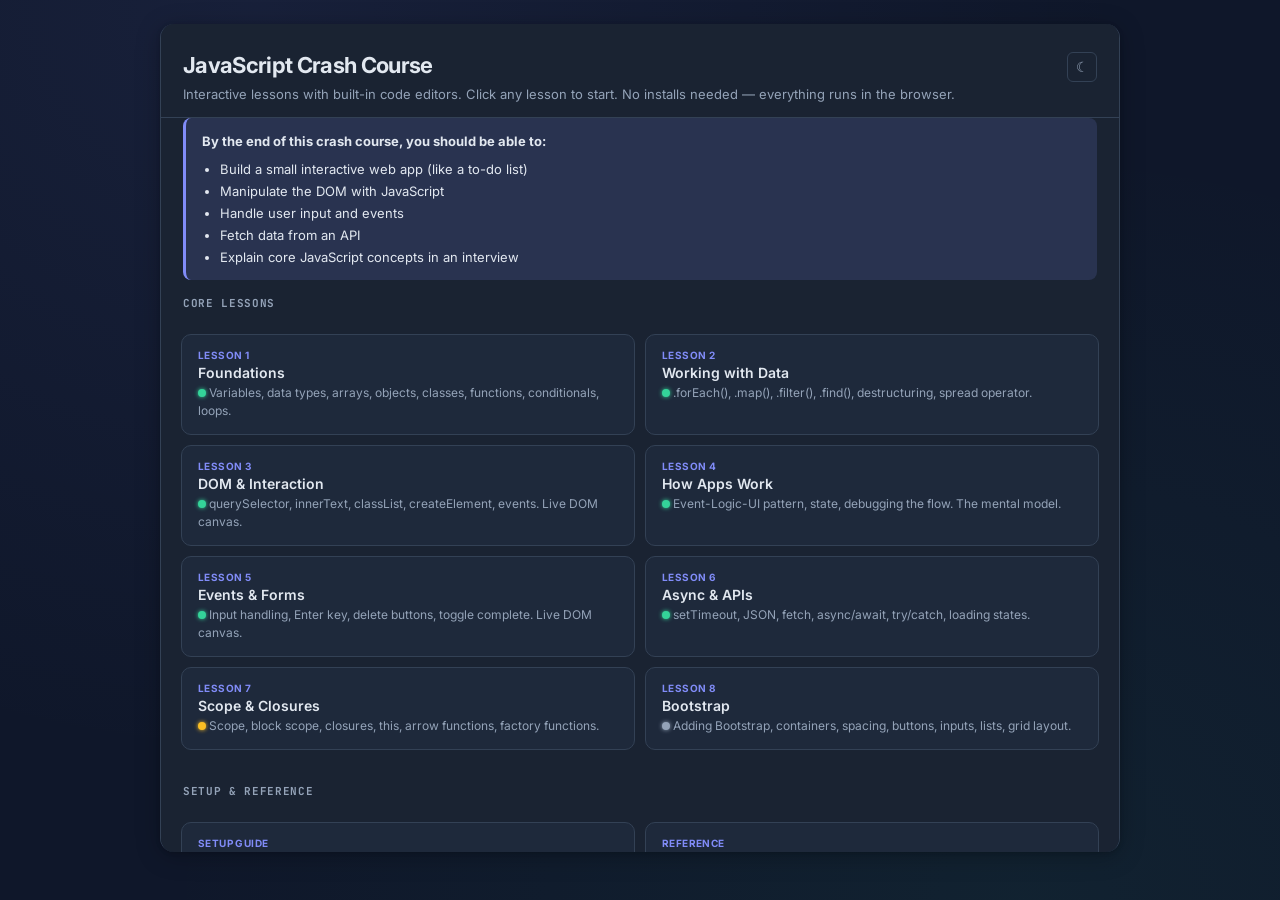
<file: index.html>
<!DOCTYPE html>
<html lang="en">
<head>
<meta charset="UTF-8" />
<meta name="viewport" content="width=device-width, initial-scale=1.0" />
<title>JavaScript Crash Course</title>
<link rel="preconnect" href="https://fonts.googleapis.com">
<link href="https://fonts.googleapis.com/css2?family=Inter:wght@400;500;600;700&family=JetBrains+Mono:wght@400;500&display=swap" rel="stylesheet">
<link rel="stylesheet" href="theme.css" />
<style>
  body > div { height: auto; max-width: 960px; border-radius: var(--border-radius-lg); overflow: auto; }
  body { padding: 24px 16px 48px; }
  .section-label {
    font-size: 11px; font-weight: 700; color: var(--color-text-secondary);
    text-transform: uppercase; letter-spacing: 0.06em; padding: 16px 22px 6px;
    font-family: var(--font-mono);
  }
</style>
</head>
<body>
<div>
  <div style="padding: 28px 22px 12px; border-bottom: 1px solid var(--color-border-secondary); display: flex; align-items: flex-start; gap: 12px;">
    <div style="flex:1">
      <h1 style="font-size: 22px; font-weight: 700; letter-spacing: -0.03em; margin-bottom: 6px;">JavaScript Crash Course</h1>
      <p style="font-size: 13px; color: var(--color-text-secondary); line-height: 1.6;">Interactive lessons with built-in code editors. Click any lesson to start. No installs needed — everything runs in the browser.</p>
    </div>
    <button class="theme-toggle" onclick="toggleTheme()" title="Toggle light/dark mode" id="themeBtn">&#9790;</button>
  </div>

  <div style="background: var(--color-accent-dim); border-left: 3px solid var(--color-accent); border-radius: 8px; padding: 12px 16px; margin: 0 22px; font-size: 13px; line-height: 1.7;">
    <strong>By the end of this crash course, you should be able to:</strong>
    <ul style="margin: 6px 0 0 18px; padding: 0;">
      <li>Build a small interactive web app (like a to-do list)</li>
      <li>Manipulate the DOM with JavaScript</li>
      <li>Handle user input and events</li>
      <li>Fetch data from an API</li>
      <li>Explain core JavaScript concepts in an interview</li>
    </ul>
  </div>

  <div class="section-label">Core Lessons</div>
  <div class="index-grid">
    <a class="index-card" href="01-foundations.html">
      <div class="card-num">Lesson 1</div>
      <div class="card-title">Foundations</div>
      <div class="card-desc"><span class="priority-dot must-know" title="Must Know"></span> Variables, data types, arrays, objects, classes, functions, conditionals, loops.</div>
    </a>
    <a class="index-card" href="02-data.html">
      <div class="card-num">Lesson 2</div>
      <div class="card-title">Working with Data</div>
      <div class="card-desc"><span class="priority-dot must-know" title="Must Know"></span> .forEach(), .map(), .filter(), .find(), destructuring, spread operator.</div>
    </a>
    <a class="index-card" href="03-dom.html">
      <div class="card-num">Lesson 3</div>
      <div class="card-title">DOM & Interaction</div>
      <div class="card-desc"><span class="priority-dot must-know" title="Must Know"></span> querySelector, innerText, classList, createElement, events. Live DOM canvas.</div>
    </a>
    <a class="index-card" href="04-how-apps-work.html">
      <div class="card-num">Lesson 4</div>
      <div class="card-title">How Apps Work</div>
      <div class="card-desc"><span class="priority-dot must-know" title="Must Know"></span> Event-Logic-UI pattern, state, debugging the flow. The mental model.</div>
    </a>
    <a class="index-card" href="05-events-forms.html">
      <div class="card-num">Lesson 5</div>
      <div class="card-title">Events & Forms</div>
      <div class="card-desc"><span class="priority-dot must-know" title="Must Know"></span> Input handling, Enter key, delete buttons, toggle complete. Live DOM canvas.</div>
    </a>
    <a class="index-card" href="06-async-apis.html">
      <div class="card-num">Lesson 6</div>
      <div class="card-title">Async & APIs</div>
      <div class="card-desc"><span class="priority-dot must-know" title="Must Know"></span> setTimeout, JSON, fetch, async/await, try/catch, loading states.</div>
    </a>
    <a class="index-card" href="07-scope-closures.html">
      <div class="card-num">Lesson 7</div>
      <div class="card-title">Scope & Closures</div>
      <div class="card-desc"><span class="priority-dot good-to-know" title="Good to Know"></span> Scope, block scope, closures, this, arrow functions, factory functions.</div>
    </a>
    <a class="index-card" href="08-bootstrap.html">
      <div class="card-num">Lesson 8</div>
      <div class="card-title">Bootstrap</div>
      <div class="card-desc"><span class="priority-dot optional" title="Optional"></span> Adding Bootstrap, containers, spacing, buttons, inputs, lists, grid layout.</div>
    </a>
  </div>

  <div class="section-label">Setup & Reference</div>
  <div class="index-grid">
    <a class="index-card" href="00-setup.html">
      <div class="card-num">Setup Guide</div>
      <div class="card-title">Local Development Setup</div>
      <div class="card-desc">Install VS Code, Chrome, Live Server. Only needed if running code on your own computer.</div>
    </a>
    <a class="index-card" href="09-debugging.html">
      <div class="card-num">Reference</div>
      <div class="card-title">Debugging</div>
      <div class="card-desc"><span class="priority-dot must-know" title="Must Know"></span> The debugging mindset, tracing flow, common bugs, the golden rule checklist.</div>
    </a>
  </div>

  <div class="section-label">Practice — LeetCode Companion</div>
  <div style="padding: 4px 22px 8px; font-size: 12px; color: var(--color-text-secondary); line-height: 1.6;">
    LeetCode problems mapped to each lesson. For DOM, events, and async lessons, hands-on project practice is more valuable than algorithm problems.
  </div>
  <div class="index-grid">
    <div class="index-card" style="cursor:default">
      <div class="card-num">Lessons 1-2 — Foundations & Data</div>
      <div class="card-desc" style="margin-top:4px;font-size:12px;line-height:1.8">
        <a href="https://leetcode.com/problems/add-two-integers/" target="_blank" style="color:var(--color-accent);text-decoration:none">Add Two Integers</a> — syntax warm-up<br>
        <a href="https://leetcode.com/problems/fizz-buzz/" target="_blank" style="color:var(--color-accent);text-decoration:none">Fizz Buzz</a> — loops + conditionals<br>
        <a href="https://leetcode.com/problems/number-of-steps-to-reduce-a-number-to-zero/" target="_blank" style="color:var(--color-accent);text-decoration:none">Number of Steps to Reduce a Number to Zero</a> — while loops + state<br>
        <a href="https://leetcode.com/problems/merge-strings-alternately/" target="_blank" style="color:var(--color-accent);text-decoration:none">Merge Strings Alternately</a> — string indexing + loops<br>
        <a href="https://leetcode.com/problems/running-sum-of-1d-array/" target="_blank" style="color:var(--color-accent);text-decoration:none">Running Sum of 1d Array</a> — array traversal<br>
        <a href="https://leetcode.com/problems/concatenation-of-array/" target="_blank" style="color:var(--color-accent);text-decoration:none">Concatenation of Array</a> — array transforms / spread<br>
        <a href="https://leetcode.com/problems/shuffle-string/" target="_blank" style="color:var(--color-accent);text-decoration:none">Shuffle String</a> — array indexing<br>
        <a href="https://leetcode.com/problems/two-sum/" target="_blank" style="color:var(--color-accent);text-decoration:none">Two Sum</a> — interview classic
      </div>
    </div>
    <div class="index-card" style="cursor:default">
      <div class="card-num">Lessons 3-7 — DOM, Events, Async, Scope</div>
      <div class="card-desc" style="margin-top:4px;font-size:12px;line-height:1.8">
        LeetCode doesn't cover these well. Instead, practice by building:<br>
        <span style="color:var(--color-text-primary)">DOM:</span> Rebuild the DOM exercises from memory<br>
        <span style="color:var(--color-text-primary)">Events:</span> Rebuild the to-do app without looking<br>
        <span style="color:var(--color-text-primary)">Async:</span> Build a quote app or weather app with loading/error states<br>
        <span style="color:var(--color-text-primary)">Scope:</span> Write a createCounter() closure, explain why arrow functions break <span class="cr">this</span><br>
        <span style="color:var(--color-text-primary)">Review:</span> <a href="https://leetcode.com/problems/two-sum/" target="_blank" style="color:var(--color-accent);text-decoration:none">Two Sum</a> + <a href="https://leetcode.com/problems/fizz-buzz/" target="_blank" style="color:var(--color-accent);text-decoration:none">Fizz Buzz</a> for interview warm-up
      </div>
    </div>
  </div>

  <div class="section-label">Additional Resources</div>
  <div class="index-grid">
    <a class="index-card" href="https://comp426-25f.github.io/home" target="_blank">
      <div class="card-num">COMP 426</div>
      <div class="card-title">Modern Web Programming</div>
      <div class="card-desc">UNC course covering full-stack web development with JavaScript.</div>
    </a>
    <a class="index-card" href="https://20f.comp110.com/public/" target="_blank">
      <div class="card-num">COMP 110</div>
      <div class="card-title">Introduction to Programming</div>
      <div class="card-desc">UNC introductory programming course — fundamentals and problem solving.</div>
    </a>
  </div>

  <div style="padding: 16px 22px; border-top: 1px solid var(--color-border-secondary); font-size: 12px; color: var(--color-text-secondary);">
    Arrow keys navigate slides. Tab inserts spaces. Ctrl+Enter runs code. Lessons 3, 5 &amp; 8 have live preview canvases.
  </div>
</div>
<script>
function toggleTheme() {
  const html = document.documentElement;
  const next = html.getAttribute("data-theme") === "light" ? "dark" : "light";
  html.setAttribute("data-theme", next);
  localStorage.setItem("theme", next);
  document.getElementById("themeBtn").innerHTML = next === "light" ? "&#9788;" : "&#9790;";
}
(function() {
  const saved = localStorage.getItem("theme");
  if (saved) document.documentElement.setAttribute("data-theme", saved);
  if (saved === "light") document.getElementById("themeBtn").innerHTML = "&#9788;";
})();
</script>
</body>
</html>
</file>
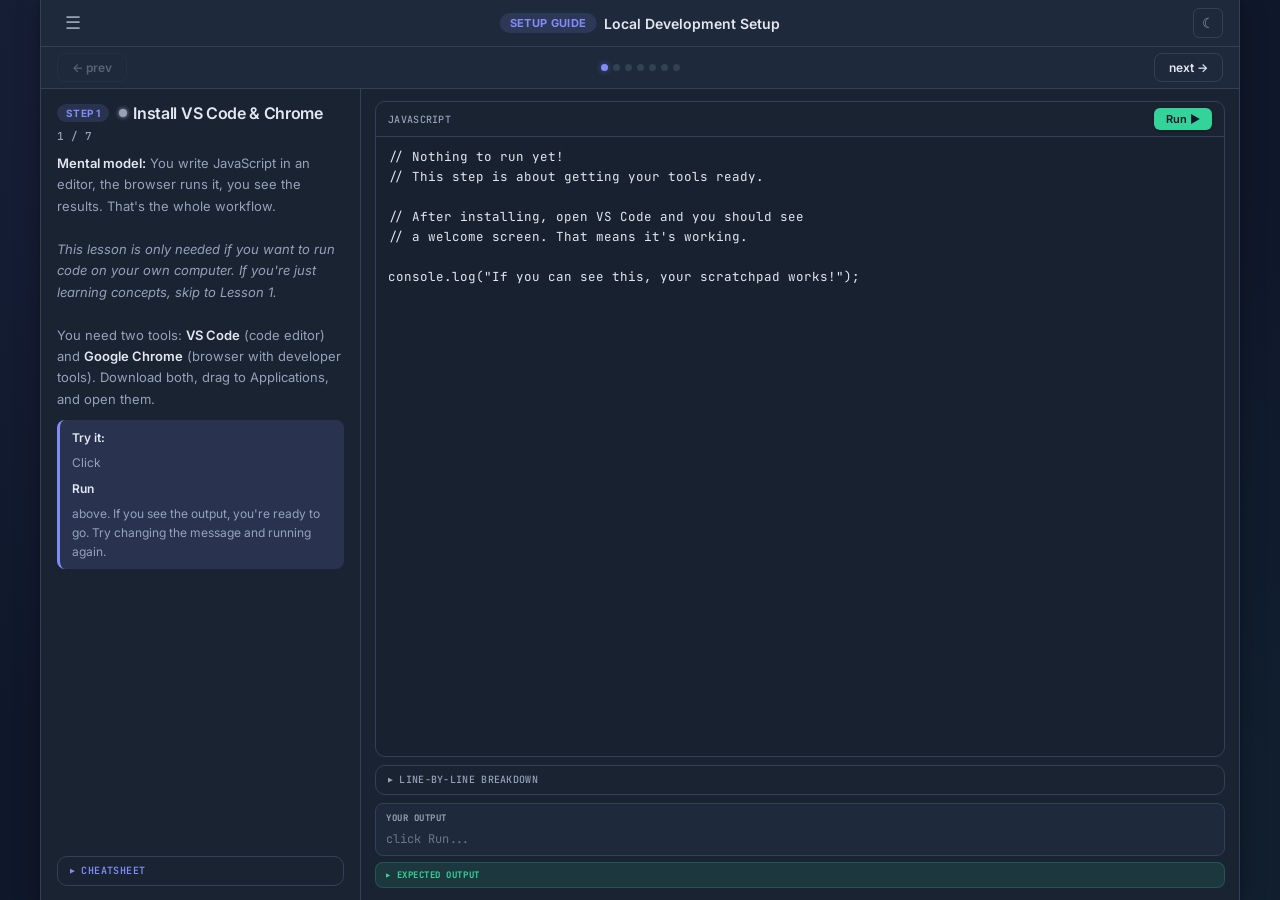
<file: 00-setup.html>
<!DOCTYPE html>
<html lang="en">
<head>
<meta charset="UTF-8" />
<meta name="viewport" content="width=device-width, initial-scale=1.0" />
<title>Lesson 0 — Setup</title>
<link rel="preconnect" href="https://fonts.googleapis.com">
<link href="https://fonts.googleapis.com/css2?family=Inter:wght@400;500;600;700&family=JetBrains+Mono:wght@400;500&display=swap" rel="stylesheet">
<link rel="stylesheet" href="theme.css" />
</head>
<body>
<div></div>
<script>
window.LESSON_INFO = { num: "Setup Guide", name: "Local Development Setup", prev: null, next: "01-foundations.html" };
window.SLIDES = [
  {
    title: "[OPTIONAL] Install VS Code & Chrome",
    concept: "<strong>Mental model:</strong> You write JavaScript in an editor, the browser runs it, you see the results. That's the whole workflow.<br><br><em>This lesson is only needed if you want to run code on your own computer. If you're just learning concepts, skip to Lesson 1.</em><br><br>You need two tools: <strong>VS Code</strong> (code editor) and <strong>Google Chrome</strong> (browser with developer tools). Download both, drag to Applications, and open them.",
    code: "// Nothing to run yet!\n// This step is about getting your tools ready.\n\n// After installing, open VS Code and you should see\n// a welcome screen. That means it's working.\n\nconsole.log(\"If you can see this, your scratchpad works!\");",
    lines: [
      ["VS Code", "your code editor — where you write all your code"],
      ["Chrome", "your browser — where you see your pages and debug"],
      ["DevTools", "Chrome's built-in inspector — your best friend for debugging"],
      ["console.log(...)", "the main way to see what your code is doing"]
    ],
    expected: ["If you can see this, your scratchpad works!"],
    tryit: "Click <strong>Run</strong> above. If you see the output, you're ready to go. Try changing the message and running again."
  },
  {
    title: "[OPTIONAL] Create a project folder",
    concept: "Open VS Code, click <strong>Open Folder</strong>, and create a new folder called <span class='cr'>js-crash-course</span>. This is your workspace. All files go here.",
    code: "// Your folder structure will look like this:\n//\n// js-crash-course/\n//   index.html\n//   script.js\n//   style.css\n\n// Create these files by right-clicking\n// the sidebar in VS Code → \"New File\"\n\nconsole.log(\"3 files: index.html, script.js, style.css\");",
    lines: [
      ["js-crash-course/", "your project folder — all files go here"],
      ["index.html", "the page structure (HTML)"],
      ["script.js", "the logic and behavior (JavaScript)"],
      ["style.css", "the visual styling (CSS, optional for now)"]
    ],
    expected: ["3 files: index.html, script.js, style.css"],
    tryit: "Create the folder and 3 files in VS Code. Don't worry about contents yet — that's the next step."
  },
  {
    title: "[OPTIONAL] Basic HTML setup",
    concept: "Your <span class='cr'>index.html</span> is the starting point. The <span class='cr'>&lt;script src=\"script.js\"&gt;</span> tag at the bottom connects your JavaScript file. It must go <strong>before the closing <span class='cr'>&lt;/body&gt;</span></strong> so the HTML loads first.",
    code: "// Paste this into your index.html:\n//\n// <!DOCTYPE html>\n// <html>\n// <head>\n//   <title>JS Practice</title>\n// </head>\n// <body>\n//   <h1>Hello</h1>\n//   <button id=\"btn\">Click me</button>\n//   <script src=\"script.js\"><\\/script>\n// </body>\n// </html>\n\n// Then in script.js:\nconsole.log(\"JS is working\");\n\n// The script tag MUST be at the bottom\n// so HTML elements exist before JS runs",
    lines: [
      ["<!DOCTYPE html>", "tells the browser this is an HTML page"],
      ["<script src=\"script.js\">", "loads your JavaScript file"],
      ["at the bottom", "HTML elements must exist before JS tries to find them"],
      ["console.log(...)", "first thing in script.js — confirms JS loaded"]
    ],
    expected: ["JS is working"],
    tryit: "Paste the HTML into your index.html. Put <span class='cr'>console.log(\"JS is working\")</span> in script.js. Save both files (<strong>Cmd+S</strong>)."
  },
  {
    title: "[OPTIONAL] Run it with Live Server",
    concept: "<strong>Live Server</strong> is a VS Code extension that auto-refreshes your page when you save. Install it from the Extensions sidebar (search \"Live Server\"). Then right-click <span class='cr'>index.html</span> → <strong>Open with Live Server</strong>.",
    code: "// After Live Server opens your page in Chrome:\n\n// 1. Open DevTools:\n//    Mac:  Cmd + Option + J\n//    Win:  Ctrl + Shift + J\n//\n// 2. You should see in the Console tab:\nconsole.log(\"JS is working\");\n\n// 3. If you see it — you're set up!\n// 4. If not — check:\n//    - Did you save? (Cmd+S)\n//    - Is script.js linked in index.html?\n//    - Is Live Server running?",
    lines: [
      ["Live Server extension", "auto-refreshes the page when you save a file"],
      ["Cmd + Option + J", "Mac shortcut to open Chrome DevTools console"],
      ["Console tab", "where console.log output appears"],
      ["Cmd + S", "always save before checking — unsaved changes don't show"]
    ],
    expected: ["JS is working"],
    tryit: "Open your page with Live Server. Open the Console. You should see <strong>\"JS is working\"</strong>. If so, you're ready."
  },
  {
    title: "[OPTIONAL] Test the button",
    concept: "Add a click handler in <span class='cr'>script.js</span> to make sure everything is connected. If clicking the button logs to the console, your setup is <strong>100% working</strong>.",
    code: "// Put this in your script.js:\n\nconsole.log(\"JS is working\");\n\nconst btn = document.querySelector(\"#btn\");\n\nbtn.addEventListener(\"click\", () => {\n  console.log(\"clicked!\");\n});\n\n// Save, click the button, check the console",
    lines: [
      ["document.querySelector(\"#btn\")", "find the button element by its ID"],
      ["addEventListener(\"click\", ...)", "run code when the button is clicked"],
      ["console.log(\"clicked!\")", "confirms the event handler works"],
      ["save → click → check console", "the workflow you'll repeat constantly"]
    ],
    expected: ["JS is working", "clicked!"],
    tryit: "If you see both messages in your console, you're <strong>fully set up</strong> and ready for Day 1."
  },
  {
    title: "[OPTIONAL] Mac tips & common issues",
    concept: "A few things that trip people up on Mac. File names are <strong>case-sensitive</strong> (<span class='cr'>script.js</span> is not <span class='cr'>Script.js</span>). Always save with <strong>Cmd+S</strong>. If nothing works, check the Console for red error messages.",
    code: "// Common issue: \"nothing happens\"\n// Fix: Did you save? (Cmd+S)\n\n// Common issue: button doesn't work\n// Fix: check if the element exists:\nlet btn = document.querySelector(\"#btn\");\nconsole.log(\"Button found:\", btn !== null);\n\n// Common issue: console is empty\n// Fix: make sure you're on the Console tab\n//       in DevTools (Cmd+Option+J)\n\n// Useful Mac shortcuts:\n// Save:       Cmd + S\n// New file:   Cmd + N\n// Search:     Cmd + F\n// DevTools:   Cmd + Option + J\n\nconsole.log(\"Setup complete!\");",
    lines: [
      ["Cmd + S", "save your file — ALWAYS save before checking"],
      ["case-sensitive", "script.js and Script.js are different files on Mac"],
      ["btn !== null", "quick way to check if querySelector found the element"],
      ["Cmd + Option + J", "fastest way to open the Chrome console"]
    ],
    expected: ["Button found: false", "Setup complete!"],
    tryit: "Run through the <strong>final checklist</strong>: VS Code installed, Chrome installed, folder open, files created, Live Server running, console.log works, button click logs."
  },
  {
    title: "[OPTIONAL] Install Node.js",
    concept: "Node.js lets you run JavaScript outside the browser — in the terminal. You don't need it for the first few days, but it's useful later. Download from the Node.js website, run the installer, then test in Terminal.<br><br>Node.js is optional for this course. We mainly use JavaScript in the browser.",
    code: "// After installing Node.js, open Terminal:\n//   Mac: Cmd+Space → type \"Terminal\"\n//\n// Then run:\n//   node -v\n//   npm -v\n//\n// If it prints version numbers, it works!\n\n// You can also run JS directly:\n//   node\n//   > console.log(\"hello\")\n//   hello\n\n// For now, we'll use the browser.\n// Node becomes useful for APIs and tooling.\n\nconsole.log(\"Node.js is optional for now\");",
    lines: [
      ["node -v", "check if Node.js is installed and which version"],
      ["npm -v", "check if npm (package manager) is installed"],
      ["node", "starts an interactive JS console in terminal"],
      ["optional for now", "browser DevTools is all you need for Days 1-4"]
    ],
    expected: ["Node.js is optional for now"],
    tryit: "If you installed Node, open Terminal and run <span class='cr'>node -v</span>. If it prints a version, you're good."
  }
];
</script>
<script src="engine.js"></script>
</body>
</html>
</file>
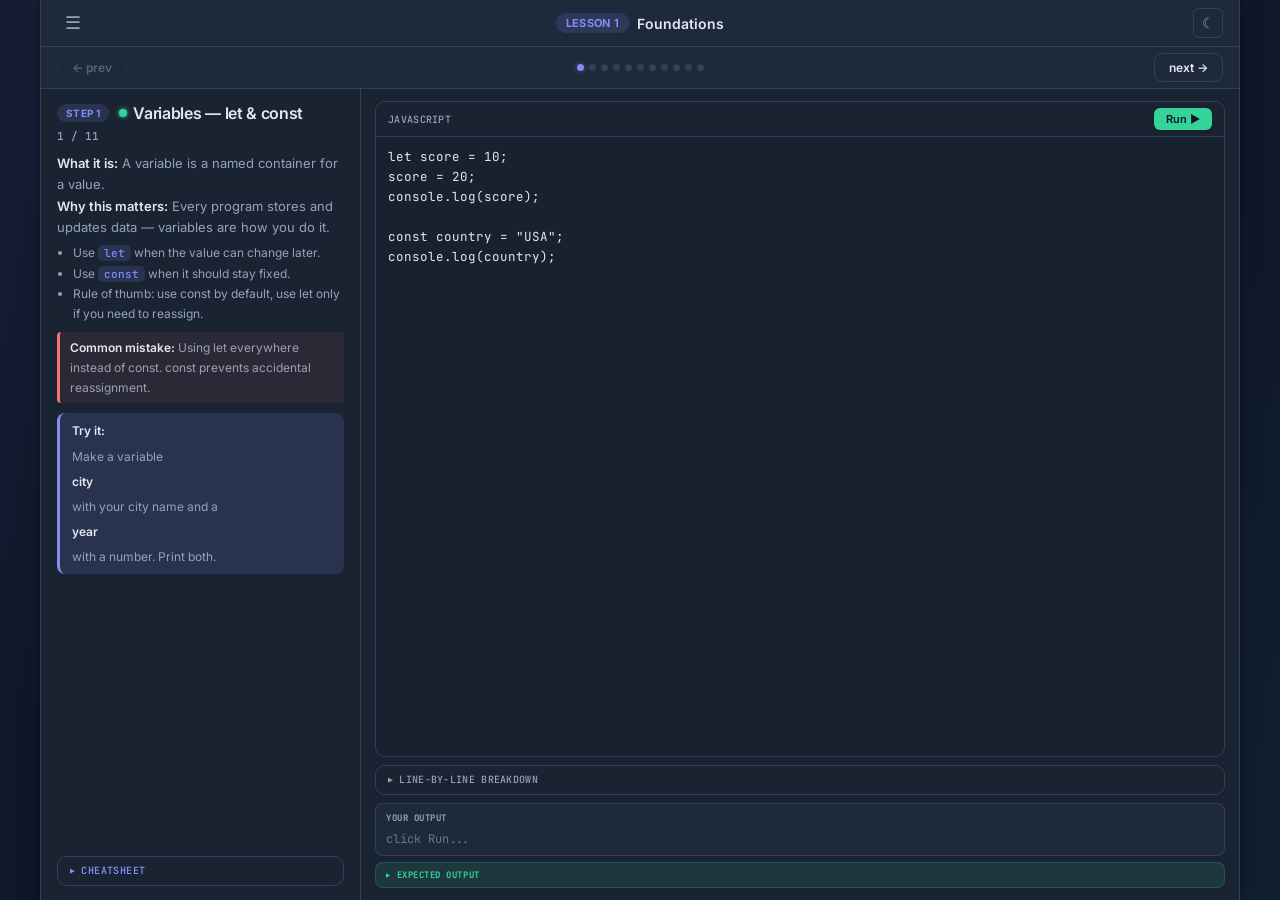
<file: 01-foundations.html>
<!DOCTYPE html>
<html lang="en">
<head>
<meta charset="UTF-8" />
<meta name="viewport" content="width=device-width, initial-scale=1.0" />
<title>Lesson 1 — Foundations</title>
<link rel="preconnect" href="https://fonts.googleapis.com">
<link href="https://fonts.googleapis.com/css2?family=Inter:wght@400;500;600;700&family=JetBrains+Mono:wght@400;500&display=swap" rel="stylesheet">
<link rel="stylesheet" href="theme.css" />
</head>
<body>
<div></div>
<script>
window.LESSON_INFO = { num: "Lesson 1", name: "Foundations", prev: "00-setup.html", next: "02-data.html" };
window.SLIDES = [
  {
    title: "[MUST KNOW] Variables — let & const",
    concept: "<strong>What it is:</strong> A variable is a named container for a value.<br><strong>Why this matters:</strong> Every program stores and updates data — variables are how you do it.<ul><li>Use <span class='cr'>let</span> when the value can change later.</li><li>Use <span class='cr'>const</span> when it should stay fixed.</li><li>Rule of thumb: use const by default, use let only if you need to reassign.</li></ul><div style=\"margin-top:8px;padding:6px 10px;background:rgba(248,113,113,0.08);border-left:3px solid var(--color-red);border-radius:4px;font-size:12px\"><strong>Common mistake:</strong> Using let everywhere instead of const. const prevents accidental reassignment.</div>",
    code: "let score = 10;\nscore = 20;\nconsole.log(score);\n\nconst country = \"USA\";\nconsole.log(country);",
    lines: [
      ["let score = 10", "create a variable called score, set it to 10"],
      ["score = 20", "update score to 20 (allowed with let)"],
      ["console.log(score)", "print the current value of score"],
      ["const country = \"USA\"", "create a constant — cannot be reassigned"],
      ["console.log(country)", "print the country value"]
    ],
    expected: ["20", "USA"],
    tryit: "Make a variable <strong>city</strong> with your city name and a <strong>year</strong> with a number. Print both."
  },
  {
    title: "[MUST KNOW] Data types — string, number, boolean",
    concept: "<strong>Mental model:</strong> JavaScript stores values, and data types tell the computer how to interpret those values.<br><strong>What it is:</strong> Every value has a <strong>type</strong>.<br><strong>Why this matters:</strong> Knowing types prevents bugs when combining or comparing values.<ul><li>A <span class='cr'>string</span> is text (in quotes).</li><li>A <span class='cr'>number</span> is numeric — no quotes.</li><li>A <span class='cr'>boolean</span> is exactly <span class='cr'>true</span> or <span class='cr'>false</span>.</li></ul><div style=\"margin-top:8px;padding:6px 10px;background:rgba(248,113,113,0.08);border-left:3px solid var(--color-red);border-radius:4px;font-size:12px\"><strong>Common mistake:</strong> Mixing up strings and numbers. '5' + 1 gives '51' (string), not 6.</div>",
    code: "let greeting = \"Hello\";\nlet age = 23;\nlet isStudent = true;\n\nconsole.log(greeting);\nconsole.log(age);\nconsole.log(isStudent);\nconsole.log(typeof greeting);",
    lines: [
      ["let greeting = \"Hello\"", "a string — text wrapped in quotes"],
      ["let age = 23", "a number — no quotes, used for math"],
      ["let isStudent = true", "a boolean — only ever true or false"],
      ["typeof greeting", "returns the type name as a string"]
    ],
    expected: ["Hello", "23", "true", "string"],
    tryit: "Create one of each type: a <strong>string</strong>, a <strong>number</strong>, a <strong>boolean</strong>. Print them all."
  },
  {
    title: "[MUST KNOW] Arrays — storing a list",
    concept: "<strong>What it is:</strong> An array holds an ordered list of values.<br><strong>Why this matters:</strong> Arrays are how you store collections of data. Almost every app uses them.<ul><li>Each item's position is its <strong>index</strong>, starting at <span class='cr'>0</span>.</li><li>The first item is <span class='cr'>[0]</span>, the second is <span class='cr'>[1]</span>, etc.</li></ul><div style=\"margin-top:8px;padding:6px 10px;background:rgba(248,113,113,0.08);border-left:3px solid var(--color-red);border-radius:4px;font-size:12px\"><strong>Common mistake:</strong> Forgetting arrays start at index 0, not 1.</div>",
    code: "let words = [\"hi\", \"how\", \"are\", \"you\"];\n\nconsole.log(words[0]);\nconsole.log(words[3]);\nconsole.log(words.length);\n\nwords[1] = \"hello\";\nconsole.log(words);",
    lines: [
      ["let words = [...]", "create an array of 4 strings"],
      ["words[0]", "index 0 = first item"],
      ["words[3]", "index 3 = fourth item"],
      ["words.length", "built-in property: number of items"],
      ["words[1] = \"hello\"", "replace the item at index 1"]
    ],
    expected: ["hi", "you", "4", "[\"hi\",\"hello\",\"are\",\"you\"]"],
    tryit: "Make an array of 4 color names. Print the first, the third, then change one item and print the whole array."
  },
  {
    title: "[MUST KNOW] Objects — grouping related data",
    concept: "<strong>What it is:</strong> An object groups related values under named <strong>keys</strong>.<br><strong>Why this matters:</strong> Objects let you group related data together. Real apps represent users, products, etc. as objects.<ul><li>Access values using dot notation: <span class='cr'>object.key</span>.</li><li>You can also change a value the same way.</li></ul><div style=\"margin-top:8px;padding:6px 10px;background:rgba(248,113,113,0.08);border-left:3px solid var(--color-red);border-radius:4px;font-size:12px\"><strong>Common mistake:</strong> Forgetting dot notation — writing user[name] instead of user.name or user['name'].</div>",
    code: "let person = {\n  name: \"Alice\",\n  age: 23,\n  city: \"Raleigh\"\n};\n\nconsole.log(person.name);\nconsole.log(person.age);\n\nperson.city = \"Durham\";\nconsole.log(person.city);",
    lines: [
      ["let person = {...}", "create an object with 3 key-value pairs"],
      ["person.name", "dot notation accesses the 'name' key"],
      ["person.age", "accesses the 'age' key"],
      ["person.city = \"Durham\"", "reassign the 'city' key to a new value"]
    ],
    expected: ["Alice", "23", "Durham"],
    tryit: "Make a <strong>book</strong> object with title, author, pages. Print the title. Change the page count. Print the whole object."
  },
  {
    title: "[GOOD TO KNOW] Nested objects",
    concept: "Object values can themselves be objects. Chain dot notation to reach deeper levels: <span class='cr'>person.address.city</span> means: go into person, go into address, get city.",
    code: "let person = {\n  name: \"Alice\",\n  address: {\n    street: \"123 West St\",\n    city: \"Raleigh\"\n  }\n};\n\nconsole.log(person.address.city);\nconsole.log(person.address.street);\nconsole.log(person.name);",
    lines: [
      ["person = { address: {...} }", "the address value is itself an object"],
      ["person.address.city", "go into person, then address, get city"],
      ["person.address.street", "same pattern, different key"],
      ["person.name", "top-level key — only one dot needed"]
    ],
    expected: ["Raleigh", "123 West St", "Alice"],
    tryit: "Add a <strong>contact</strong> object inside person with <strong>email</strong> and <strong>phone</strong>. Print the email."
  },
  {
    title: "[ADVANCED] Classes — object blueprints",
    concept: "<strong>What it is:</strong> A class is a reusable template for objects.<br><strong>Why this matters:</strong> Classes let you create many objects with the same shape without repeating yourself.<ul><li>The <span class='cr'>constructor</span> sets up properties when you create a new instance.</li><li><span class='cr'>this</span> refers to the specific object being created.</li></ul><em>Note: In modern JS, simple objects and functions are often used instead of classes. Classes are helpful but not required for most frontend interviews.</em>",
    code: "class DriversLicense {\n  constructor(firstName, age, address) {\n    this.firstName = firstName;\n    this.age = age;\n    this.address = address;\n  }\n}\n\nlet alice = new DriversLicense(\"Alice\", 23, \"123 West St\");\nlet bob   = new DriversLicense(\"Bob\", 17, \"99 Oak Ave\");\n\nconsole.log(alice.firstName);\nconsole.log(bob.age);\nalice.address = \"456 South Lane\";\nconsole.log(alice.address);",
    lines: [
      ["class DriversLicense", "define a blueprint named DriversLicense"],
      ["constructor(firstName, age, address)", "called automatically when using 'new'"],
      ["this.firstName = firstName", "store the passed-in value on this object"],
      ["new DriversLicense(...)", "create one specific instance from the blueprint"],
      ["alice.address = \"...\"", "change only alice's copy — bob's is unchanged"]
    ],
    expected: ["Alice", "17", "456 South Lane"],
    tryit: "Make a <strong>Book</strong> class with title, author, pages. Create two books and print one property from each."
  },
  {
    title: "[MUST KNOW] Functions — reusable actions",
    concept: "<strong>Mental model:</strong> Functions = reusable blocks of logic. They take input (parameters) and return output.<br><strong>What it is:</strong> A function is a named block of code you can call multiple times.<br><strong>Why this matters:</strong> Functions let you avoid repeating code and organize logic into clear, testable pieces.<ul><li><span class='cr'>return</span> sends a value back out.</li><li>Parameters are the inputs — you pass in different values each call.</li></ul><div style=\"margin-top:8px;padding:6px 10px;background:rgba(248,113,113,0.08);border-left:3px solid var(--color-red);border-radius:4px;font-size:12px\"><strong>Common mistake:</strong> Forgetting to return a value — the function runs but gives back undefined.</div>",
    code: "function greet(name) {\n  return \"Hello \" + name;\n}\n\nconsole.log(greet(\"Alice\"));\nconsole.log(greet(\"Bob\"));\n\nfunction square(n) {\n  return n * n;\n}\n\nconsole.log(square(4));\nconsole.log(square(10));",
    lines: [
      ["function greet(name)", "define a function with one input: name"],
      ["return \"Hello \" + name", "combine strings, send result back to caller"],
      ["greet(\"Alice\")", "call the function — 'name' becomes \"Alice\""],
      ["function square(n)", "another function — takes a number"],
      ["return n * n", "multiplies n by itself"]
    ],
    expected: ["Hello Alice", "Hello Bob", "16", "100"],
    tryit: "Write a function <strong>double</strong> that takes a number and returns it x 2. Test with at least 3 values."
  },
  {
    title: "[MUST KNOW] Conditionals — if / else",
    concept: "<strong>What it is:</strong> Conditionals let the program choose between paths.<br><strong>Why this matters:</strong> Conditionals let your program make decisions.<ul><li>The code inside <span class='cr'>if</span> only runs when the condition is <span class='cr'>true</span>.</li><li>Otherwise <span class='cr'>else</span> runs.</li></ul><div style=\"margin-top:8px;padding:6px 10px;background:rgba(248,113,113,0.08);border-left:3px solid var(--color-red);border-radius:4px;font-size:12px\"><strong>Common mistake:</strong> Using = (assignment) instead of === (comparison) in conditions.</div>",
    code: "let age = 20;\n\nif (age >= 18) {\n  console.log(\"Adult\");\n} else {\n  console.log(\"Minor\");\n}\n\nlet temp = 90;\nif (temp > 80) {\n  console.log(\"Hot\");\n} else {\n  console.log(\"Not hot\");\n}",
    lines: [
      ["if (age >= 18)", "check: is age greater than or equal to 18?"],
      ["console.log(\"Adult\")", "runs only if the condition is true"],
      ["} else {", "this block runs only if condition is false"],
      ["temp > 80", "second condition: is temp above 80?"]
    ],
    expected: ["Adult", "Hot"],
    tryit: "Change age to 15 and run again. Add an <strong>else if</strong> branch for age >= 65 that prints \"Senior\"."
  },
  {
    title: "[MUST KNOW] Loops — repeating actions",
    concept: "<strong>What it is:</strong> Loops run the same code multiple times.<br><strong>Why this matters:</strong> Most loops are used to go through arrays.<ul><li><span class='cr'>for...of</span> is the cleanest way to loop through every item in an array.</li><li>Classic <span class='cr'>for</span> loops use a counter variable.</li></ul><div style=\"margin-top:8px;padding:6px 10px;background:rgba(248,113,113,0.08);border-left:3px solid var(--color-red);border-radius:4px;font-size:12px\"><strong>Common mistake:</strong> Off-by-one errors — using <= instead of < in loop conditions.</div>",
    code: "let names = [\"Alice\", \"Bob\", \"Carl\"];\n\nfor (let name of names) {\n  console.log(name);\n}\n\nfor (let i = 0; i < 3; i++) {\n  console.log(\"Count: \" + i);\n}",
    lines: [
      ["for (let name of names)", "each loop: 'name' becomes the next item"],
      ["console.log(name)", "prints the current item"],
      ["for (let i = 0; i < 3; i++)", "classic counter loop: start at 0, stop before 3"],
      ["i++", "shorthand for i = i + 1 — advance the counter"]
    ],
    expected: ["Alice", "Bob", "Carl", "Count: 0", "Count: 1", "Count: 2"],
    tryit: "Create an array of 4 foods. Loop through and print each one."
  },
  {
    title: "Putting it all together",
    concept: "<strong>What it is:</strong> Combine everything: define a class, create instances, store in an array, loop through with a conditional.<br><strong>Why this matters:</strong> This is the core pattern of real programs: define data structures, store in arrays, loop through with logic.",
    code: "class Person {\n  constructor(name, age) {\n    this.name = name;\n    this.age = age;\n  }\n}\n\nlet people = [\n  new Person(\"Alice\", 23),\n  new Person(\"Bob\", 17),\n  new Person(\"Carl\", 30)\n];\n\nfor (let person of people) {\n  if (person.age >= 18) {\n    console.log(person.name + \" is an adult\");\n  } else {\n    console.log(person.name + \" is a minor\");\n  }\n}",
    lines: [
      ["class Person", "blueprint with name and age"],
      ["new Person(\"Alice\", 23)", "create one Person instance"],
      ["let people = [...]", "store all instances in an array"],
      ["for (let person of people)", "loop through each Person object"],
      ["if (person.age >= 18)", "check each person's age"]
    ],
    expected: ["Alice is an adult", "Bob is a minor", "Carl is an adult"],
    tryit: "Add a <strong>city</strong> property to Person and print it alongside the adult/minor message."
  },
  {
    title: "Practice — LeetCode challenges",
    concept: "You now have all the building blocks: variables, types, functions, conditionals, loops, arrays, objects. Solidify your skills with these LeetCode problems (all easy):<ul style='margin:8px 0 0 16px;font-size:13px;line-height:2'><li><a href='https://leetcode.com/problems/add-two-integers/' target='_blank' style='color:var(--color-accent)'>Add Two Integers</a> — basic function + return</li><li><a href='https://leetcode.com/problems/fizz-buzz/' target='_blank' style='color:var(--color-accent)'>Fizz Buzz</a> — loops + conditionals (classic interview warm-up)</li><li><a href='https://leetcode.com/problems/number-of-steps-to-reduce-a-number-to-zero/' target='_blank' style='color:var(--color-accent)'>Number of Steps to Reduce a Number to Zero</a> — while loop + state updates</li><li><a href='https://leetcode.com/problems/merge-strings-alternately/' target='_blank' style='color:var(--color-accent)'>Merge Strings Alternately</a> — string indexing + loops</li></ul>",
    code: "// Warm-up: Fizz Buzz\n// For numbers 1-20:\n// - divisible by 3: print \"Fizz\"\n// - divisible by 5: print \"Buzz\"\n// - divisible by both: print \"FizzBuzz\"\n// - otherwise: print the number\n\nfor (let i = 1; i <= 20; i++) {\n  if (i % 15 === 0) {\n    console.log(\"FizzBuzz\");\n  } else if (i % 3 === 0) {\n    console.log(\"Fizz\");\n  } else if (i % 5 === 0) {\n    console.log(\"Buzz\");\n  } else {\n    console.log(i);\n  }\n}",
    lines: [
      ["i % 15 === 0", "check divisible by both 3 and 5 first"],
      ["i % 3 === 0", "then check divisible by 3"],
      ["i % 5 === 0", "then check divisible by 5"],
      ["% (modulo)", "remainder operator — if remainder is 0, it divides evenly"]
    ],
    expected: ["1","2","Fizz","4","Buzz","Fizz","7","8","Fizz","Buzz","11","Fizz","13","14","FizzBuzz","16","17","Fizz","19","Buzz"],
    tryit: "Try the LeetCode problems above. Start with Add Two Integers, then Fizz Buzz. Solve each one in the LeetCode editor using JavaScript."
  }
];
</script>
<script src="engine.js"></script>
</body>
</html>
</file>
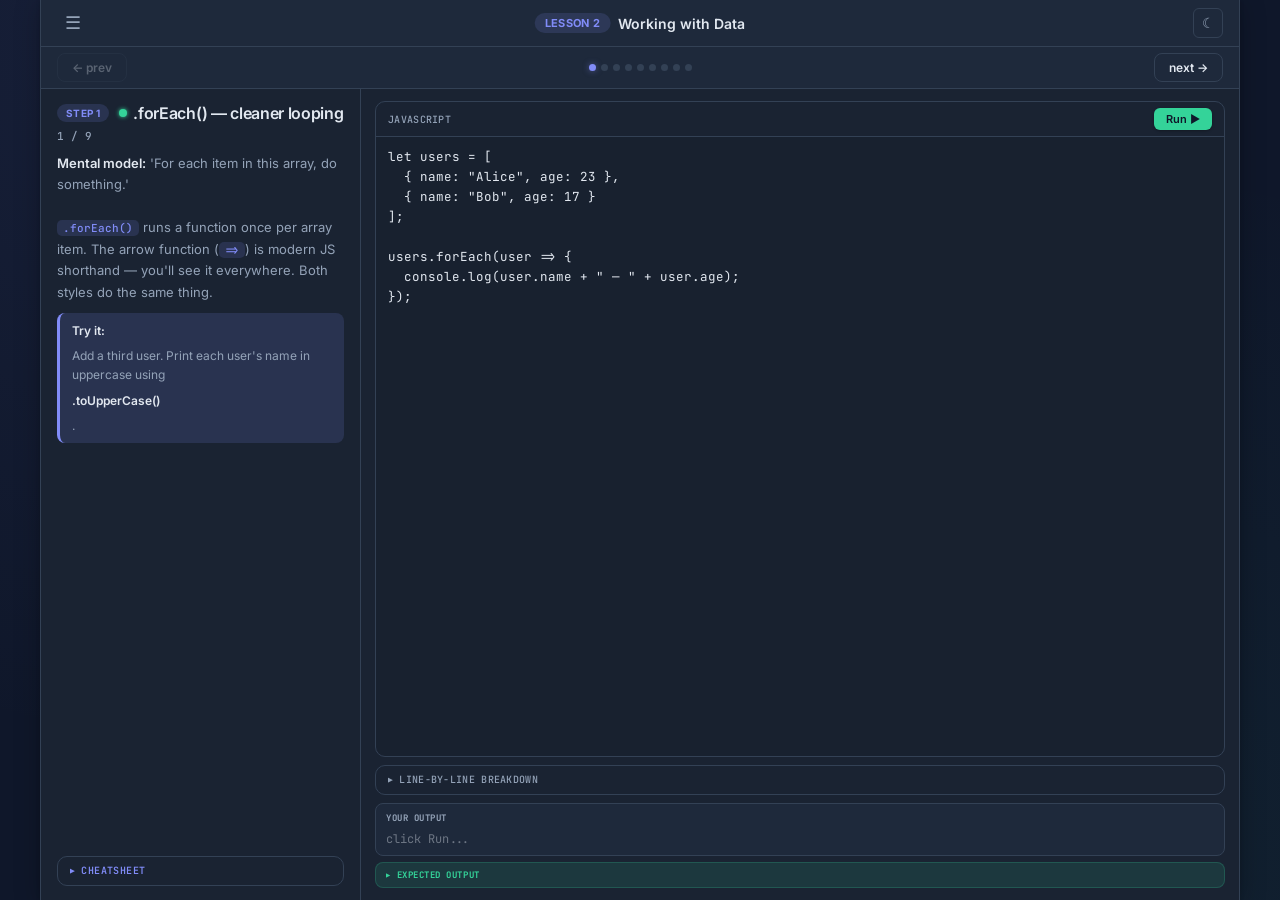
<file: 02-data.html>
<!DOCTYPE html>
<html lang="en">
<head>
<meta charset="UTF-8" />
<meta name="viewport" content="width=device-width, initial-scale=1.0" />
<title>Lesson 2 — Working with Data</title>
<link rel="preconnect" href="https://fonts.googleapis.com">
<link href="https://fonts.googleapis.com/css2?family=Inter:wght@400;500;600;700&family=JetBrains+Mono:wght@400;500&display=swap" rel="stylesheet">
<link rel="stylesheet" href="theme.css" />
</head>
<body>
<div></div>
<script>
window.LESSON_INFO = { num: "Lesson 2", name: "Working with Data", prev: "01-foundations.html", next: "03-dom.html" };
window.SLIDES = [
  {
    title: "[MUST KNOW] .forEach() — cleaner looping",
    concept: "<strong>Mental model:</strong> 'For each item in this array, do something.'<br><br><span class='cr'>.forEach()</span> runs a function once per array item. The arrow function (<span class='cr'>=></span>) is modern JS shorthand — you'll see it everywhere. Both styles do the same thing.",
    code: "let users = [\n  { name: \"Alice\", age: 23 },\n  { name: \"Bob\", age: 17 }\n];\n\nusers.forEach(user => {\n  console.log(user.name + \" — \" + user.age);\n});",
    lines: [
      ["users.forEach(...)", "call forEach on the array"],
      ["user => { ... }", "arrow function: 'user' is each item in turn"],
      ["user.name + \" — \" + user.age", "access both properties from the current item"]
    ],
    expected: ["Alice — 23", "Bob — 17"],
    tryit: "Add a third user. Print each user's name in uppercase using <strong>.toUpperCase()</strong>."
  },
  {
    title: "[MUST KNOW] .map() — transform into a new array",
    concept: "<strong>Mental model:</strong> Take each item, apply a function, return a new array.<br><br><span class='cr'>.map()</span> creates a <strong>new array</strong> by running a function on each item and collecting the results. The original array is never changed.<br><br>This is one of the most common interview topics.<div style=\"margin-top:8px;padding:6px 10px;background:rgba(248,113,113,0.08);border-left:3px solid var(--color-red);border-radius:4px;font-size:12px\"><strong>Common mistake:</strong> Forgetting to return inside map — using curly braces without return gives undefined for every item.</div>",
    code: "let users = [\n  { name: \"Alice\", age: 23 },\n  { name: \"Bob\", age: 17 },\n  { name: \"Carl\", age: 30 }\n];\n\nlet names = users.map(user => user.name);\nlet ages  = users.map(user => user.age);\nlet upper = users.map(user => user.name.toUpperCase());\n\nconsole.log(names);\nconsole.log(ages);\nconsole.log(upper);",
    lines: [
      ["users.map(user => user.name)", "for each user, return just the name"],
      ["users.map(user => user.age)", "for each user, return just the age"],
      ["user.name.toUpperCase()", "string method: converts text to ALL CAPS"]
    ],
    expected: ["[\"Alice\",\"Bob\",\"Carl\"]", "[23,17,30]", "[\"ALICE\",\"BOB\",\"CARL\"]"],
    tryit: "Map the users to an array of strings like <strong>\"Alice is 23\"</strong>."
  },
  {
    title: "[MUST KNOW] .filter() — select matching items",
    concept: "<span class='cr'>.filter()</span> returns a new array containing only the items where the function returns <span class='cr'>true</span>. Items returning <span class='cr'>false</span> are left out.<br><br><strong>Mental model:</strong> Keep items where the condition is true, discard the rest.<div style=\"margin-top:8px;padding:6px 10px;background:rgba(248,113,113,0.08);border-left:3px solid var(--color-red);border-radius:4px;font-size:12px\"><strong>Common mistake:</strong> Confusing filter with find — filter returns an array, find returns one item.</div>",
    code: "let users = [\n  { name: \"Alice\", age: 23 },\n  { name: \"Bob\", age: 17 },\n  { name: \"Carl\", age: 30 }\n];\n\nlet adults = users.filter(user => user.age >= 18);\nlet minors = users.filter(user => user.age < 18);\n\nconsole.log(\"Adults:\", adults.length);\nconsole.log(\"Minors:\", minors.length);\nconsole.log(adults.map(u => u.name));",
    lines: [
      ["user.age >= 18", "condition: only keep users 18 or older"],
      ["user.age < 18", "condition: only keep users under 18"],
      ["adults.length", "how many items passed the filter"],
      ["adults.map(u => u.name)", "chain map onto the filtered result"]
    ],
    expected: ["Adults: 2", "Minors: 1", "[\"Alice\",\"Carl\"]"],
    tryit: "Filter users whose name starts with \"A\" using <strong>user.name.startsWith(\"A\")</strong>."
  },
  {
    title: "[MUST KNOW] .find() — get one matching item",
    concept: "<span class='cr'>.find()</span> returns the <strong>first item</strong> that matches — a single object, not an array. Returns <span class='cr'>undefined</span> if nothing matches.<br><br>Returns the first match, not all matches. Returns undefined if nothing matches.",
    code: "let users = [\n  { name: \"Alice\", age: 23 },\n  { name: \"Bob\", age: 17 },\n  { name: \"Carl\", age: 30 }\n];\n\nlet alice = users.find(u => u.name === \"Alice\");\nlet oldest = users.find(u => u.age === 30);\nlet nobody = users.find(u => u.name === \"Zara\");\n\nconsole.log(alice);\nconsole.log(oldest.name);\nconsole.log(nobody);",
    lines: [
      ["users.find(u => u.name === \"Alice\")", "return the first user named Alice"],
      ["=== (triple equals)", "strict equality — checks value AND type"],
      ["users.find(u => u.age === 30)", "find by age — returns Carl's object"],
      ["nobody", "no match found — returns undefined"]
    ],
    expected: ["{name:\"Alice\",age:23}", "Carl", "undefined"],
    tryit: "Find the user whose age is 17. Then try finding a name that doesn't exist and observe the result."
  },
  {
    title: "[GOOD TO KNOW] Destructuring — pull values out cleanly",
    concept: "Destructuring lets you extract object properties into named variables in one line. You'll see this pattern in nearly every modern JS file.",
    code: "let user = { name: \"Alice\", age: 23, city: \"Raleigh\" };\n\n// old way:\nlet n1 = user.name;\n\n// destructuring:\nlet { name, age, city } = user;\n\nconsole.log(name);\nconsole.log(age);\nconsole.log(city);\n\n// also works in function params:\nfunction greet({ name, age }) {\n  return name + \" is \" + age;\n}\nconsole.log(greet(user));",
    lines: [
      ["let { name, age, city } = user", "extract 3 properties into 3 variables at once"],
      ["name", "now a standalone variable, value: \"Alice\""],
      ["function greet({ name, age })", "destructure directly in the parameter list"]
    ],
    expected: ["Alice", "23", "Raleigh", "Alice is 23"],
    tryit: "Destructure <strong>name</strong> and <strong>age</strong> from a user inside a <span class='cr'>.forEach()</span> loop and print them."
  },
  {
    title: "[GOOD TO KNOW] Spread operator — copy & update",
    concept: "The spread operator (<span class='cr'>...</span>) expands an array or object in place. Use it to copy data without modifying the original — a core principle in modern JS.",
    code: "let nums = [1, 2, 3];\nlet more = [...nums, 4, 5];\nconsole.log(nums);\nconsole.log(more);\n\nlet user = { name: \"Alice\", age: 23 };\nlet updated = { ...user, age: 24, city: \"Durham\" };\nconsole.log(user.age);\nconsole.log(updated);",
    lines: [
      ["[...nums, 4, 5]", "copy all items from nums, then add 4 and 5"],
      ["console.log(nums)", "original is unchanged"],
      ["{ ...user, age: 24 }", "copy all user properties, override age with 24"],
      ["user.age", "still 23 — spread never modifies the original"]
    ],
    expected: ["[1,2,3]", "[1,2,3,4,5]", "23", "{name:\"Alice\",age:24,city:\"Durham\"}"],
    tryit: "Create a user object. Use spread to create a copy with a different city, then print both."
  },
  {
    title: "[MUST KNOW] Chaining .filter() and .map()",
    concept: "Array methods return new arrays, so you can chain them directly. This is the most common real-world data pattern: filter to what you want, then transform it.<br><br>This is the most common real-world data pattern and shows up constantly in interviews.<br><br><strong>Interview tip:</strong> If asked 'how would you get names of all adults?', answer: filter to adults, then map to names.",
    code: "let users = [\n  { name: \"Alice\", age: 23 },\n  { name: \"Bob\", age: 17 },\n  { name: \"Carl\", age: 30 }\n];\n\nlet adultNames = users\n  .filter(u => u.age >= 18)\n  .map(u => u.name);\n\nconsole.log(adultNames);\n\nlet minorInfo = users\n  .filter(u => u.age < 18)\n  .map(u => u.name + \" (\" + u.age + \")\");\n\nconsole.log(minorInfo);",
    lines: [
      [".filter(u => u.age >= 18)", "step 1: keep adults only"],
      [".map(u => u.name)", "step 2: transform — extract just names"],
      [".filter(u => u.age < 18)", "new chain: keep minors only"],
      ["u.name + \" (\" + u.age + \")\"", "build a formatted string per item"]
    ],
    expected: ["[\"Alice\",\"Carl\"]", "[\"Bob (17)\"]"],
    tryit: "Chain filter + map to get names of users whose name has more than 3 characters."
  },
  {
    title: "Final practice — products",
    concept: "A complete real-world data exercise: filter, transform, find, spread, chain. Run it step by step and confirm each output matches what you expect.<br><br>This exercise uses every array method. If you can do this, you understand the core data manipulation patterns.",
    code: "let products = [\n  { name: \"Laptop\", price: 1000 },\n  { name: \"Phone\",  price: 500 },\n  { name: \"Tablet\", price: 300 }\n];\n\nlet names      = products.map(p => p.name);\nlet affordable = products.filter(p => p.price < 600);\nlet laptop     = products.find(p => p.name === \"Laptop\");\nlet discounted = affordable.map(p => ({ ...p, price: +(p.price * 0.9).toFixed(2) }));\n\nconsole.log(names);\nconsole.log(affordable.map(p => p.name));\nconsole.log(laptop.price);\nconsole.log(discounted);",
    lines: [
      ["products.map(p => p.name)", "extract all product names"],
      ["products.filter(p => p.price < 600)", "keep only Phone and Tablet"],
      ["products.find(p => p.name === \"Laptop\")", "find the laptop object"],
      ["{ ...p, price: ... }", "copy the product, override price with discounted value"]
    ],
    expected: ["[\"Laptop\",\"Phone\",\"Tablet\"]", "[\"Phone\",\"Tablet\"]", "1000", "[{name:\"Phone\",price:450},{name:\"Tablet\",price:270}]"],
    tryit: "Add a <strong>stock</strong> property to each product. Filter to only in-stock items (stock > 0), then map to names."
  },
  {
    title: "Practice — LeetCode challenges",
    concept: "Array manipulation is the highest-value interview skill. Practice with these problems — try solving each one twice: once with a plain loop, once with map/filter/find.<ul style='margin:8px 0 0 16px;font-size:13px;line-height:2'><li><a href='https://leetcode.com/problems/running-sum-of-1d-array/' target='_blank' style='color:var(--color-accent)'>Running Sum of 1d Array</a> — array traversal + building results</li><li><a href='https://leetcode.com/problems/concatenation-of-array/' target='_blank' style='color:var(--color-accent)'>Concatenation of Array</a> — array transforms (try with spread)</li><li><a href='https://leetcode.com/problems/shuffle-string/' target='_blank' style='color:var(--color-accent)'>Shuffle String</a> — indexing + reconstruction</li><li><a href='https://leetcode.com/problems/two-sum/' target='_blank' style='color:var(--color-accent)'>Two Sum</a> — the classic interview problem</li><li><a href='https://leetcode.com/problems/two-sum-ii-input-array-is-sorted/' target='_blank' style='color:var(--color-accent)'>Two Sum II</a> — good stretch, still manageable</li></ul>",
    code: "// Practice: Two Sum concept\n// Given an array and a target, find two numbers that add up to it\n\nlet nums = [2, 7, 11, 15];\nlet target = 9;\n\n// Brute force approach:\nfor (let i = 0; i < nums.length; i++) {\n  for (let j = i + 1; j < nums.length; j++) {\n    if (nums[i] + nums[j] === target) {\n      console.log(\"Found:\", nums[i], \"+\", nums[j], \"=\", target);\n      console.log(\"Indices:\", i, j);\n    }\n  }\n}\n\n// Try: can you solve Running Sum?\nlet input = [1, 2, 3, 4];\nlet result = [];\nlet sum = 0;\nfor (let n of input) {\n  sum += n;\n  result.push(sum);\n}\nconsole.log(\"Running sum:\", result);",
    lines: [
      ["nested for loops", "check every pair of numbers"],
      ["nums[i] + nums[j] === target", "do they add up to the target?"],
      ["i + 1", "start j after i to avoid checking the same pair twice"],
      ["running sum", "each element is the sum of all elements before it (inclusive)"]
    ],
    expected: ["Found: 2 + 7 = 9", "Indices: 0 1", "Running sum: [1,3,6,10]"],
    tryit: "Try solving these on LeetCode in JavaScript. Start with Running Sum, then Two Sum. For extra practice, solve Running Sum using <strong>.map()</strong> instead of a loop."
  }
];
</script>
<script src="engine.js"></script>
</body>
</html>
</file>
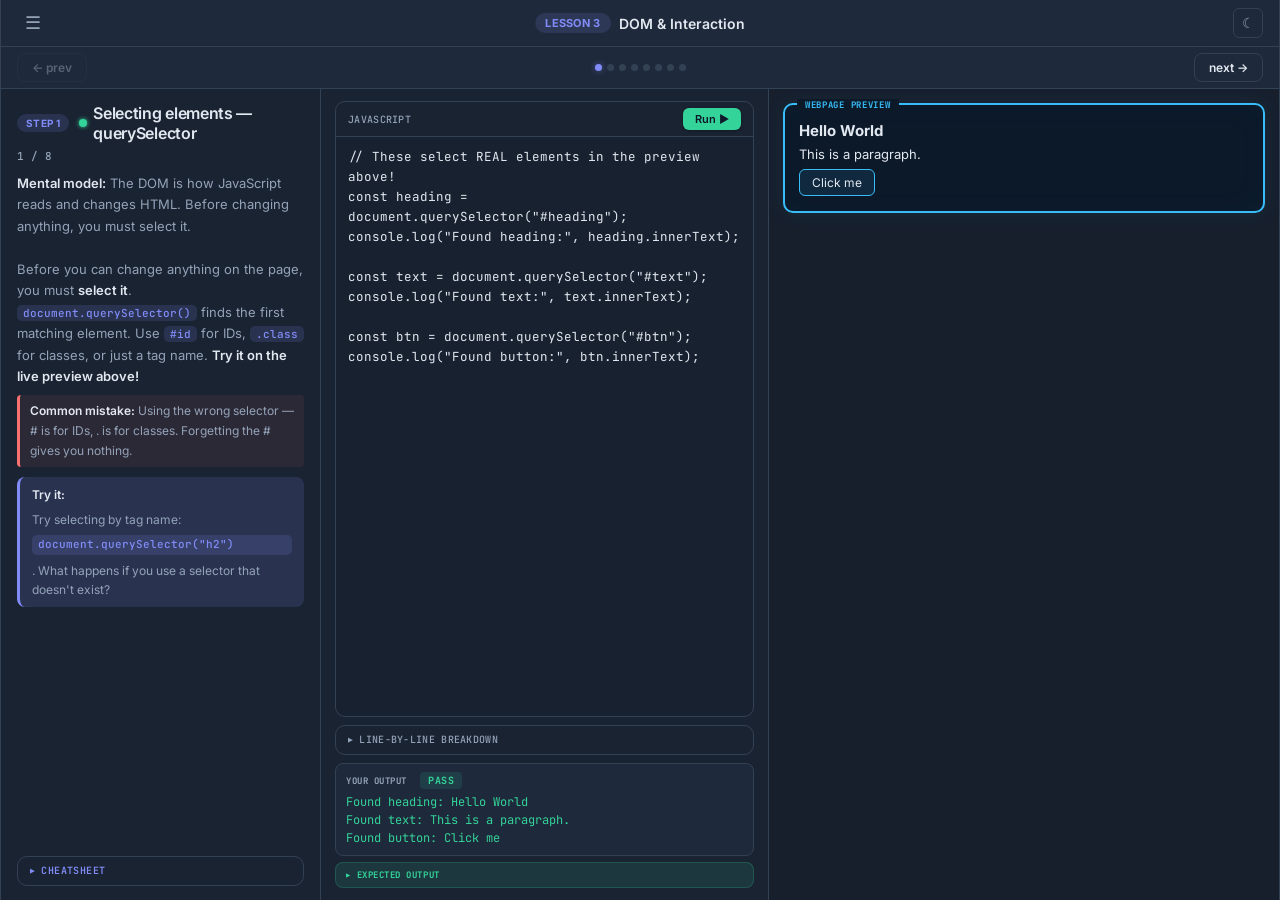
<file: 03-dom.html>
<!DOCTYPE html>
<html lang="en">
<head>
<meta charset="UTF-8" />
<meta name="viewport" content="width=device-width, initial-scale=1.0" />
<title>Lesson 3 — DOM & Interaction</title>
<link rel="preconnect" href="https://fonts.googleapis.com">
<link href="https://fonts.googleapis.com/css2?family=Inter:wght@400;500;600;700&family=JetBrains+Mono:wght@400;500&display=swap" rel="stylesheet">
<link rel="stylesheet" href="theme.css" />
</head>
<body>
<div></div>
<script>
window.LESSON_INFO = { num: "Lesson 3", name: "DOM & Interaction", prev: "02-data.html", next: "04-how-apps-work.html" };
window.HAS_CANVAS = true;
window.SLIDES = [
  {
    title: "[MUST KNOW] Selecting elements — querySelector",
    concept: "<strong>Mental model:</strong> The DOM is how JavaScript reads and changes HTML. Before changing anything, you must select it.<br><br>Before you can change anything on the page, you must <strong>select it</strong>. <span class='cr'>document.querySelector()</span> finds the first matching element. Use <span class='cr'>#id</span> for IDs, <span class='cr'>.class</span> for classes, or just a tag name. <strong>Try it on the live preview above!</strong><div style=\"margin-top:8px;padding:6px 10px;background:rgba(248,113,113,0.08);border-left:3px solid var(--color-red);border-radius:4px;font-size:12px\"><strong>Common mistake:</strong> Using the wrong selector — # is for IDs, . is for classes. Forgetting the # gives you nothing.</div>",
    canvasHTML: '<h2 id="heading">Hello World</h2>\n<p id="text">This is a paragraph.</p>\n<button id="btn">Click me</button>',
    code: `// These select REAL elements in the preview above!\nconst heading = document.querySelector("#heading");\nconsole.log("Found heading:", heading.innerText);\n\nconst text = document.querySelector("#text");\nconsole.log("Found text:", text.innerText);\n\nconst btn = document.querySelector("#btn");\nconsole.log("Found button:", btn.innerText);`,
    lines: [
      ['querySelector("#heading")', 'find element with id="heading" — # means ID'],
      ['querySelector("#text")', 'find the paragraph by its ID'],
      ['querySelector("#btn")', 'find the button by its ID'],
      ['.innerText', 'reads the visible text content of the element']
    ],
    expected: ["Found heading: Hello World", "Found text: This is a paragraph.", "Found button: Click me"],
    tryit: "Try selecting by tag name: <span class='cr'>document.querySelector(\"h2\")</span>. What happens if you use a selector that doesn't exist?"
  },
  {
    title: "[MUST KNOW] Changing content — innerText",
    concept: "This is the simplest way to update what the user sees.<br><br>Once you have an element, <span class='cr'>.innerText</span> changes its visible text. <span class='cr'>.innerHTML</span> can set HTML markup. Watch the <strong>live preview update</strong> when you run!<div style=\"margin-top:8px;padding:6px 10px;background:rgba(248,113,113,0.08);border-left:3px solid var(--color-red);border-radius:4px;font-size:12px\"><strong>Common mistake:</strong> Confusing innerText and innerHTML — innerText is plain text, innerHTML can render HTML tags.</div>",
    canvasHTML: '<h2 id="heading">Original Heading</h2>\n<p id="text">Original paragraph text.</p>',
    code: `const heading = document.querySelector("#heading");\nconst text = document.querySelector("#text");\n\n// Change the text — watch the preview!\nheading.innerText = "I changed this!";\ntext.innerText = "JavaScript just updated me.";\n\nconsole.log("Heading is now:", heading.innerText);\nconsole.log("Text is now:", text.innerText);`,
    lines: [
      ['.innerText = "..."', 'replaces the visible text of the element'],
      ['heading.innerText', 'changes the <h2> in the preview above'],
      ['text.innerText', 'changes the <p> in the preview above'],
      ['watch the preview', 'the live canvas updates in real time!']
    ],
    expected: ["Heading is now: I changed this!", "Text is now: JavaScript just updated me."],
    tryit: "Try <span class='cr'>text.innerHTML = \"&lt;b&gt;Bold&lt;/b&gt; and normal\"</span> to set HTML content. See the difference from innerText."
  },
  {
    title: "[MUST KNOW] Changing styles — classList",
    concept: "Why: separating style from logic keeps code clean. Add/remove classes instead of setting styles directly.<br><br>Don't set styles directly in JS. Instead, add/remove CSS <strong>classes</strong>. <span class='cr'>.classList.toggle()</span> adds a class if absent, removes if present. Click Run multiple times!",
    canvasHTML: '<h2 id="heading">Toggle my style!</h2>\n<p id="text">Click Run to highlight me.</p>\n<p id="text2">I can be highlighted too.</p>',
    code: `const heading = document.querySelector("#heading");\nconst text = document.querySelector("#text");\n\n// Toggle the "highlight" class (red + bold)\nheading.classList.toggle("highlight");\nconsole.log("Heading classes:", heading.className || "(none)");\n\n// Add it to text\ntext.classList.add("highlight");\nconsole.log("Text classes:", text.className || "(none)");\n\n// Direct style (use sparingly)\ntext.style.fontSize = "18px";`,
    lines: [
      ['.classList.toggle("highlight")', 'add if absent, remove if present'],
      ['.classList.add("highlight")', 'always adds the class'],
      ['.classList.remove(...)', 'always removes the class'],
      ['.style.fontSize', 'direct style — use classList instead when possible']
    ],
    expected: ["Heading classes: highlight", "Text classes: highlight"],
    tryit: "Run multiple times and watch the heading toggle. Then try <span class='cr'>.classList.remove(\"highlight\")</span> on the text."
  },
  {
    title: "[MUST KNOW] Creating elements — createElement",
    concept: "<strong>The pattern:</strong> create, set content, append. This three-step pattern is used constantly.<br><br>JS can build new HTML elements. The pattern: <strong>create, set content, append</strong>. Click Run multiple times to add more items to the live preview!",
    canvasHTML: '<h3>Shopping List</h3>\n<ul id="list"></ul>',
    code: `const list = document.querySelector("#list");\n\n// Create a new list item\nconst li = document.createElement("li");\nli.innerText = "Item " + (list.children.length + 1);\n\n// Add it to the list\nlist.appendChild(li);\n\nconsole.log("Added:", li.innerText);\nconsole.log("Total items:", list.children.length);`,
    lines: [
      ['createElement("li")', 'create a new <li> element (not yet on page)'],
      ['li.innerText = "..."', 'set its text before adding to page'],
      ['list.appendChild(li)', 'add the element inside the list'],
      ['list.children.length', 'count how many items are in the list']
    ],
    expected: ["Added: Item 1", "Total items: 1"],
    tryit: "Click Run several times — each click adds another item. Then try creating a <span class='cr'>&lt;p&gt;</span> element and appending it to the canvas."
  },
  {
    title: "[GOOD TO KNOW] Removing elements",
    concept: "Call <span class='cr'>.remove()</span> on any element to delete it from the page. Watch items disappear from the live preview!",
    canvasHTML: '<ul id="list">\n  <li>Apple</li>\n  <li>Banana</li>\n  <li>Cherry</li>\n  <li>Date</li>\n</ul>',
    code: `const list = document.querySelector("#list");\n\nconsole.log("Before:", list.children.length, "items");\n\n// Remove the first item\nconst first = list.querySelector("li");\nif (first) {\n  console.log("Removing:", first.innerText);\n  first.remove();\n}\n\nconsole.log("After:", list.children.length, "items");\n\n// Show remaining\nlet remaining = [...list.children].map(li => li.innerText);\nconsole.log("Remaining:", remaining);`,
    lines: [
      ['first.remove()', 'removes the element from the page entirely'],
      ['list.querySelector("li")', 'find the first <li> inside the list'],
      ['list.children.length', 'count goes down after removal'],
      ['[...list.children]', 'convert children to array so we can use .map()']
    ],
    expected: ["Before: 4 items", "Removing: Apple", "After: 3 items", "Remaining: [\"Banana\",\"Cherry\",\"Date\"]"],
    tryit: "Click Run multiple times to remove items one by one. Then try removing the <strong>last</strong> item instead (hint: <span class='cr'>list.lastElementChild</span>)."
  },
  {
    title: "[MUST KNOW] Events — addEventListener",
    concept: "<strong>Mental model:</strong> Events let JavaScript respond to user actions — clicks, typing, scrolling.<br><br>This is the most important part. <span class='cr'>addEventListener</span> runs code when the user does something. Click Run to attach the handler, then <strong>click the button in the preview</strong>!<div style=\"margin-top:8px;padding:6px 10px;background:rgba(248,113,113,0.08);border-left:3px solid var(--color-red);border-radius:4px;font-size:12px\"><strong>Common mistake:</strong> Adding event listeners before the element exists in the DOM. Make sure your script runs after the HTML loads.</div>",
    canvasHTML: '<h3 id="counter-display">Count: 0</h3>\n<button id="inc-btn">+ Add</button>\n<button id="dec-btn">- Subtract</button>\n<button id="reset-btn">Reset</button>',
    code: `const display = document.querySelector("#counter-display");\nconst incBtn = document.querySelector("#inc-btn");\nconst decBtn = document.querySelector("#dec-btn");\nconst resetBtn = document.querySelector("#reset-btn");\n\nlet count = 0;\n\nfunction updateDisplay() {\n  display.innerText = "Count: " + count;\n}\n\nincBtn.addEventListener("click", () => {\n  count++;\n  updateDisplay();\n  console.log("Incremented to", count);\n});\n\ndecBtn.addEventListener("click", () => {\n  count--;\n  updateDisplay();\n  console.log("Decremented to", count);\n});\n\nresetBtn.addEventListener("click", () => {\n  count = 0;\n  updateDisplay();\n  console.log("Reset to 0");\n});\n\nconsole.log("Event listeners attached! Click the buttons above.");`,
    lines: [
      ['addEventListener("click", ...)', 'run this function when the button is clicked'],
      ['() => { ... }', 'arrow function — the callback that runs on each click'],
      ['count++', 'update the data (state)'],
      ['updateDisplay()', 'sync the UI with the new data']
    ],
    expected: ["Event listeners attached! Click the buttons above."],
    tryit: "Click Run first, then click the buttons in the preview. Try adding a <strong>double</strong> button that multiplies count by 2."
  },
  {
    title: "[MUST KNOW] Building a to-do list",
    concept: "This combines everything: DOM selection, element creation, events, and input handling. This is a real interactive app.<br><br>Combine input fields, events, and DOM manipulation. Type a task, click Add (or press Enter), and watch it appear. This is a <strong>real interactive app</strong>!",
    canvasHTML: '<div style="display:flex;gap:8px;margin-bottom:10px">\n  <input id="todo-input" placeholder="Enter a task..." style="flex:1" />\n  <button id="todo-add">Add</button>\n</div>\n<ul id="todo-list"></ul>\n<p id="todo-status" style="font-size:12px;opacity:0.6;margin-top:8px"></p>',
    code: `const input = document.querySelector("#todo-input");\nconst addBtn = document.querySelector("#todo-add");\nconst list = document.querySelector("#todo-list");\nconst status = document.querySelector("#todo-status");\n\nfunction addTask() {\n  const text = input.value.trim();\n  if (!text) return;\n\n  const li = document.createElement("li");\n  li.innerText = text;\n  li.style.cursor = "pointer";\n\n  // Click task to mark done\n  li.addEventListener("click", () => {\n    li.classList.toggle("done");\n  });\n\n  // Double-click to delete\n  li.addEventListener("dblclick", () => {\n    li.remove();\n    updateStatus();\n  });\n\n  list.appendChild(li);\n  input.value = "";\n  input.focus();\n  updateStatus();\n  console.log("Added:", text);\n}\n\nfunction updateStatus() {\n  status.innerText = list.children.length + " tasks";\n}\n\naddBtn.addEventListener("click", addTask);\ninput.addEventListener("keypress", (e) => {\n  if (e.key === "Enter") addTask();\n});\n\nconsole.log("To-do app ready! Type a task and click Add.");`,
    lines: [
      ['input.value.trim()', 'get text, remove whitespace'],
      ['li.addEventListener("click", ...)', 'click to toggle "done" style'],
      ['li.addEventListener("dblclick", ...)', 'double-click to delete'],
      ['input.addEventListener("keypress", ...)', 'Enter key triggers add'],
      ['input.focus()', 'puts cursor back in the input field']
    ],
    expected: ["To-do app ready! Type a task and click Add."],
    tryit: "Click Run, then type tasks and add them. Click a task to mark it done. Double-click to delete. This is a <strong>real working app</strong>!"
  },
  {
    title: "Practice — build from memory",
    canvasHTML: '<h3 id="title">Practice Area</h3>\n<p id="text">Modify me with JavaScript!</p>\n<ul id="list"></ul>\n<button id="addBtn">Add Item</button>',
    concept: "LeetCode won't help you here — DOM skills come from building. Try these exercises without looking at previous slides:<ol style='margin:8px 0 0 16px;font-size:13px;line-height:2'><li>Select an element and change its text</li><li>Toggle a class on click</li><li>Create and append a new element</li><li>Remove an element</li><li>Build a button that adds list items + a button that removes the first one</li></ol><br>If you can do all 5 from memory, you have solid DOM skills.",
    code: "// Practice: use the canvas elements above\n// Try each exercise without looking back!\n\n// 1. Change the heading text\nconst title = document.querySelector(\"#title\");\ntitle.innerText = \"I changed this!\";\nconsole.log(\"1. Changed heading\");\n\n// 2. Add a click handler to the button\nconst addBtn = document.querySelector(\"#addBtn\");\nconst list = document.querySelector(\"#list\");\n\naddBtn.addEventListener(\"click\", () => {\n  const li = document.createElement(\"li\");\n  li.innerText = \"Item \" + (list.children.length + 1);\n  list.appendChild(li);\n  console.log(\"Added item\", list.children.length);\n});\n\nconsole.log(\"2. Button ready — click it!\");",
    lines: [
      ["querySelector(\"#title\")", "select by ID"],
      [".innerText = \"...\"", "change visible text"],
      ["createElement(\"li\")", "create new element"],
      ["appendChild(li)", "add it to the list"],
      ["addEventListener", "respond to user clicks"]
    ],
    expected: ["1. Changed heading", "2. Button ready — click it!"],
    tryit: "Clear the code and try rebuilding each exercise from scratch. The goal is to write DOM code without looking at examples."
  }
];
</script>
<script src="engine.js"></script>
</body>
</html>
</file>
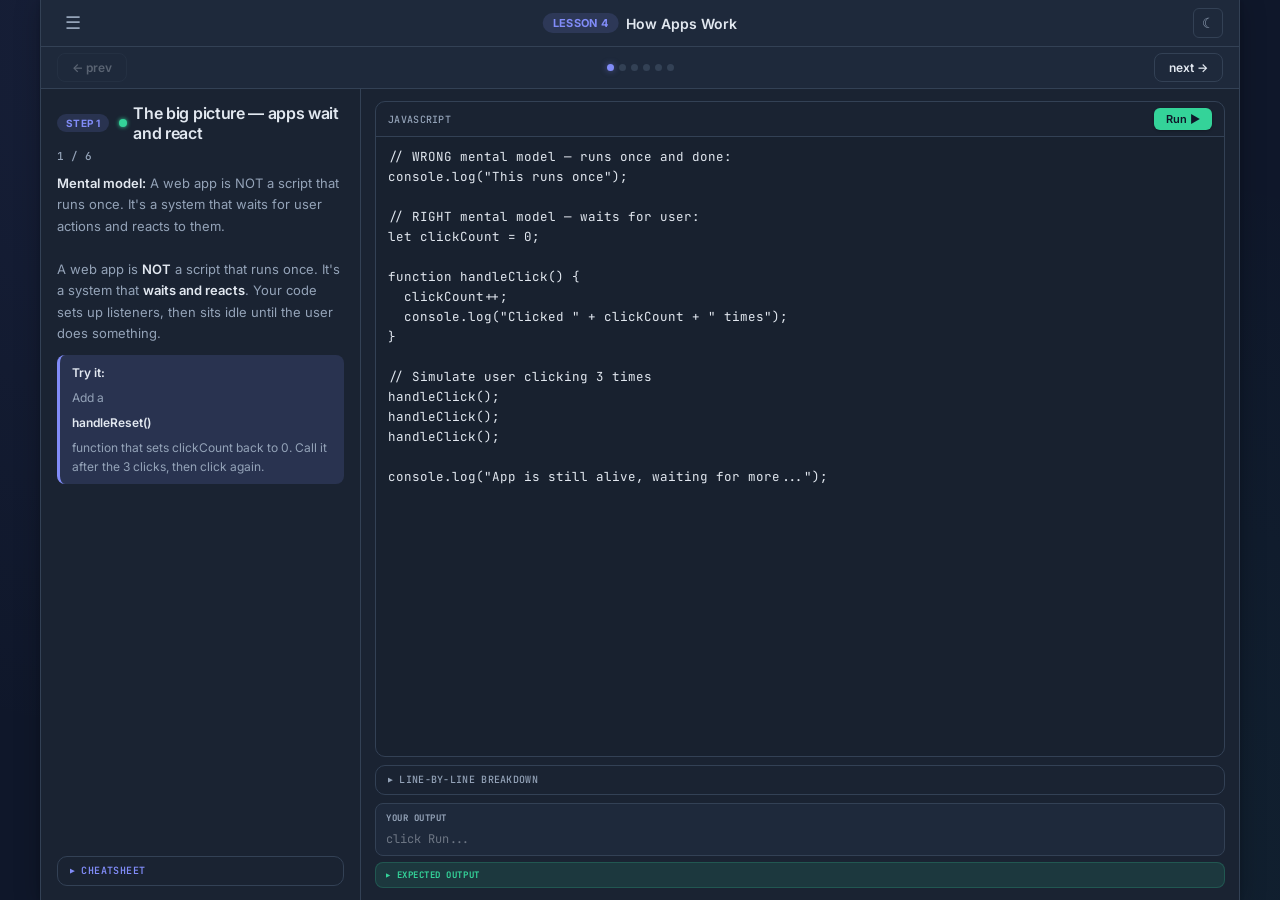
<file: 04-how-apps-work.html>
<!DOCTYPE html>
<html lang="en">
<head>
<meta charset="UTF-8" />
<meta name="viewport" content="width=device-width, initial-scale=1.0" />
<title>Lesson 4 — How Apps Work</title>
<link rel="preconnect" href="https://fonts.googleapis.com">
<link href="https://fonts.googleapis.com/css2?family=Inter:wght@400;500;600;700&family=JetBrains+Mono:wght@400;500&display=swap" rel="stylesheet">
<link rel="stylesheet" href="theme.css" />
</head>
<body>
<div></div>
<script>
window.LESSON_INFO = { num: "Lesson 4", name: "How Apps Work", prev: "03-dom.html", next: "05-events-forms.html" };
window.SLIDES = [
  {
    title: "[MUST KNOW] The big picture — apps wait and react",
    concept: "<strong>Mental model:</strong> A web app is NOT a script that runs once. It's a system that waits for user actions and reacts to them.<br><br>A web app is <strong>NOT</strong> a script that runs once. It's a system that <strong>waits and reacts</strong>. Your code sets up listeners, then sits idle until the user does something.",
    code: "// WRONG mental model — runs once and done:\nconsole.log(\"This runs once\");\n\n// RIGHT mental model — waits for user:\nlet clickCount = 0;\n\nfunction handleClick() {\n  clickCount++;\n  console.log(\"Clicked \" + clickCount + \" times\");\n}\n\n// Simulate user clicking 3 times\nhandleClick();\nhandleClick();\nhandleClick();\n\nconsole.log(\"App is still alive, waiting for more...\");",
    lines: [
      ["runs once", "traditional scripts just execute and exit"],
      ["handleClick()", "in a real app, this runs when the user clicks"],
      ["clickCount", "state that persists between interactions"],
      ["still alive", "the app keeps running, waiting for the next event"]
    ],
    expected: ["This runs once", "Clicked 1 times", "Clicked 2 times", "Clicked 3 times", "App is still alive, waiting for more..."],
    tryit: "Add a <strong>handleReset()</strong> function that sets clickCount back to 0. Call it after the 3 clicks, then click again."
  },
  {
    title: "[MUST KNOW] The 5-part model of every web app",
    concept: "This is the universal pattern. Every web app you'll ever build follows these same 5 steps.<br><br>Every web app follows this pattern: <strong>1) HTML exists</strong>, <strong>2) JS connects to it</strong>, <strong>3) waits for events</strong>, <strong>4) updates data</strong>, <strong>5) updates UI</strong>. This is the universal flow.<br><br><strong>Interview tip:</strong> If asked 'how does a web app work?', walk through these 5 steps.",
    code: "// Simulating the 5-part model:\n\n// 1. HTML exists (structure)\nlet page = { button: \"Click me\", display: \"0\" };\nconsole.log(\"1. Page loaded:\", page.display);\n\n// 2. JS connects to DOM\nlet count = 0; // our state\nconsole.log(\"2. JS connected, count =\", count);\n\n// 3. Wait for event (simulated clicks)\nfunction onClick() {\n  // 4. Update data (state)\n  count++;\n  console.log(\"4. State updated: count =\", count);\n\n  // 5. Update UI\n  page.display = String(count);\n  console.log(\"5. UI updated:\", page.display);\n}\n\nconsole.log(\"3. Waiting for events...\");\nonClick();\nonClick();",
    lines: [
      ["page = {...}", "step 1: HTML provides structure"],
      ["count = 0", "step 2: JS sets up initial state"],
      ["function onClick()", "step 3: defines what happens on event"],
      ["count++", "step 4: update the data"],
      ["page.display = String(count)", "step 5: update what the user sees"]
    ],
    expected: ["1. Page loaded: 0", "2. JS connected, count = 0", "3. Waiting for events...", "4. State updated: count = 1", "5. UI updated: 1", "4. State updated: count = 2", "5. UI updated: 2"],
    tryit: "Add a <strong>decrement button</strong> handler. Make sure count never goes below 0."
  },
  {
    title: "[MUST KNOW] Event → Logic → UI",
    concept: "<strong>Mental model:</strong> Every feature follows this flow: something happens (Event), code processes it (Logic), page updates (UI).<br><br>This is the single most important pattern in frontend development.<br><br>The simplified mental model: <strong>Event</strong> (user does something) → <strong>Logic</strong> (code processes it) → <strong>UI</strong> (page updates). Every feature you build follows this exact flow.",
    code: "// A complete counter following Event → Logic → UI\n\nlet state = { count: 0 };\nlet ui = { text: \"Count: 0\" };\n\nfunction render() {\n  ui.text = \"Count: \" + state.count;\n  console.log(\"[UI]\", ui.text);\n}\n\nfunction increment() {\n  console.log(\"[Event] increment clicked\");\n  state.count++;           // Logic\n  render();                // UI\n}\n\nfunction decrement() {\n  console.log(\"[Event] decrement clicked\");\n  if (state.count > 0) state.count--;  // Logic\n  render();                             // UI\n}\n\nincrement();\nincrement();\nincrement();\ndecrement();",
    lines: [
      ["[Event]", "something happened — user clicked"],
      ["state.count++", "Logic — update the data"],
      ["render()", "UI — sync the display with the data"],
      ["if (state.count > 0)", "Logic can include validation/guards"]
    ],
    expected: ["[Event] increment clicked", "[UI] Count: 1", "[Event] increment clicked", "[UI] Count: 2", "[Event] increment clicked", "[UI] Count: 3", "[Event] decrement clicked", "[UI] Count: 2"],
    tryit: "Add a <strong>reset()</strong> function. Then add a <strong>double()</strong> that multiplies count by 2."
  },
  {
    title: "[MUST KNOW] What is state?",
    concept: "<strong>Mental model:</strong> State = the data your app is currently using. It's the 'memory' of your app. When state changes, the UI should update to match.<br><br><strong>State</strong> = the data your app is currently using. It connects user actions to what they see. When state changes, the UI should update to match.",
    code: "// State is just data that changes over time\nlet appState = {\n  todos: [],\n  filter: \"all\" // \"all\", \"active\", \"done\"\n};\n\n// Actions update state\nfunction addTodo(text) {\n  appState.todos.push({ text, done: false });\n}\n\nfunction toggleTodo(index) {\n  appState.todos[index].done = !appState.todos[index].done;\n}\n\n// UI reads from state\nfunction getVisible() {\n  if (appState.filter === \"active\")\n    return appState.todos.filter(t => !t.done);\n  if (appState.filter === \"done\")\n    return appState.todos.filter(t => t.done);\n  return appState.todos;\n}\n\naddTodo(\"Buy groceries\");\naddTodo(\"Walk the dog\");\ntoggleTodo(0);\n\nappState.filter = \"active\";\nconsole.log(\"Active:\", getVisible().map(t => t.text));\n\nappState.filter = \"done\";\nconsole.log(\"Done:\", getVisible().map(t => t.text));\n\nappState.filter = \"all\";\nconsole.log(\"All:\", getVisible().map(t => t.text + (t.done ? \" ✓\" : \"\")));",
    lines: [
      ["appState", "all app data lives in one place"],
      ["addTodo()", "action that changes state"],
      ["toggleTodo()", "another action — flips done boolean"],
      ["getVisible()", "reads state to decide what to show"],
      ["appState.filter", "changing filter changes what getVisible returns"]
    ],
    expected: ["Active: [\"Walk the dog\"]", "Done: [\"Buy groceries\"]", "All: [\"Buy groceries ✓\",\"Walk the dog\"]"],
    tryit: "Add a <strong>setFilter(f)</strong> function and a <strong>removeTodo(index)</strong> function."
  },
  {
    title: "[MUST KNOW] Debugging the flow",
    concept: "When something breaks, check each step: did the event fire? Did the data update? Did the UI update? The bug is always in one of these steps.<br><br>When something breaks, check each step of the flow: <strong>1) Did the event fire?</strong> <strong>2) Did the data update?</strong> <strong>3) Did the UI update?</strong> The bug is always in one of these steps.<div style=\"margin-top:8px;padding:6px 10px;background:rgba(248,113,113,0.08);border-left:3px solid var(--color-red);border-radius:4px;font-size:12px\"><strong>Common mistake:</strong> Changing state but forgetting to update the UI — the most common app bug.</div>",
    code: "let state = { count: 0 };\n\nfunction buggyIncrement() {\n  // Step 1: Did the event fire?\n  console.log(\"1. Event fired\");\n\n  // Step 2: Did the data update?\n  state.count++;\n  console.log(\"2. State:\", state.count);\n\n  // Step 3: Did the UI update?\n  // BUG: forgot to update UI!\n  // console.log(\"3. UI updated\");\n}\n\nfunction fixedIncrement() {\n  console.log(\"1. Event fired\");\n  state.count++;\n  console.log(\"2. State:\", state.count);\n  let display = \"Count: \" + state.count;\n  console.log(\"3. UI:\", display);\n}\n\nconsole.log(\"--- Buggy version ---\");\nbuggyIncrement();\n\nconsole.log(\"--- Fixed version ---\");\nfixedIncrement();",
    lines: [
      ["console.log(\"1. Event fired\")", "confirm the handler is running"],
      ["console.log(\"2. State:\", ...)", "confirm the data changed correctly"],
      ["console.log(\"3. UI:\", ...)", "confirm the display updated"],
      ["BUG: forgot to update UI", "the most common bug — state changes but UI doesn't"]
    ],
    expected: ["--- Buggy version ---", "1. Event fired", "2. State: 1", "--- Fixed version ---", "1. Event fired", "2. State: 2", "3. UI: Count: 2"],
    tryit: "Create a function with a <strong>different bug</strong> (e.g., event fires but state doesn't update). Debug it step by step."
  },
  {
    title: "The full picture — State, Actions, Render",
    concept: "This is the complete app pattern you'll use for everything. State holds data, Actions modify state, Render syncs UI with state.<br><br>Now you have the mental model. Everything from Day 4 onward fills in this framework: <strong>Events+Forms</strong> (richer events), <strong>APIs</strong> (external data), <strong>Scope+Closures</strong> (how JS manages memory). You already understand the system.",
    code: "// The complete app pattern you'll use for everything:\n\n// STATE\nlet state = { items: [], input: \"\" };\n\n// ACTIONS (update state)\nfunction addItem(text) {\n  if (!text.trim()) return;\n  state.items.push(text);\n  state.input = \"\";\n}\n\nfunction removeItem(index) {\n  state.items.splice(index, 1);\n}\n\n// RENDER (state → UI)\nfunction render() {\n  if (state.items.length === 0) {\n    console.log(\"[UI] No items yet\");\n  } else {\n    state.items.forEach((item, i) => {\n      console.log(\"[UI] \" + i + \": \" + item);\n    });\n  }\n  console.log(\"---\");\n}\n\n// SIMULATE USER FLOW\nrender();\naddItem(\"Learn JavaScript\");\nrender();\naddItem(\"Build a project\");\naddItem(\"Ship it\");\nrender();\nremoveItem(1);\nrender();",
    lines: [
      ["state", "all data in one place"],
      ["addItem / removeItem", "actions that modify state"],
      ["render()", "reads state and updates display"],
      ["simulate user flow", "in a real app, these are triggered by events"],
      ["the pattern", "State → Actions → Render — this is every app"]
    ],
    expected: ["[UI] No items yet", "---", "[UI] 0: Learn JavaScript", "---", "[UI] 0: Learn JavaScript", "[UI] 1: Build a project", "[UI] 2: Ship it", "---", "[UI] 0: Learn JavaScript", "[UI] 1: Ship it", "---"],
    tryit: "Add an <strong>editItem(index, newText)</strong> function. Then add a <strong>clearAll()</strong>. Render after each to verify."
  }
];
</script>
<script src="engine.js"></script>
</body>
</html>
</file>
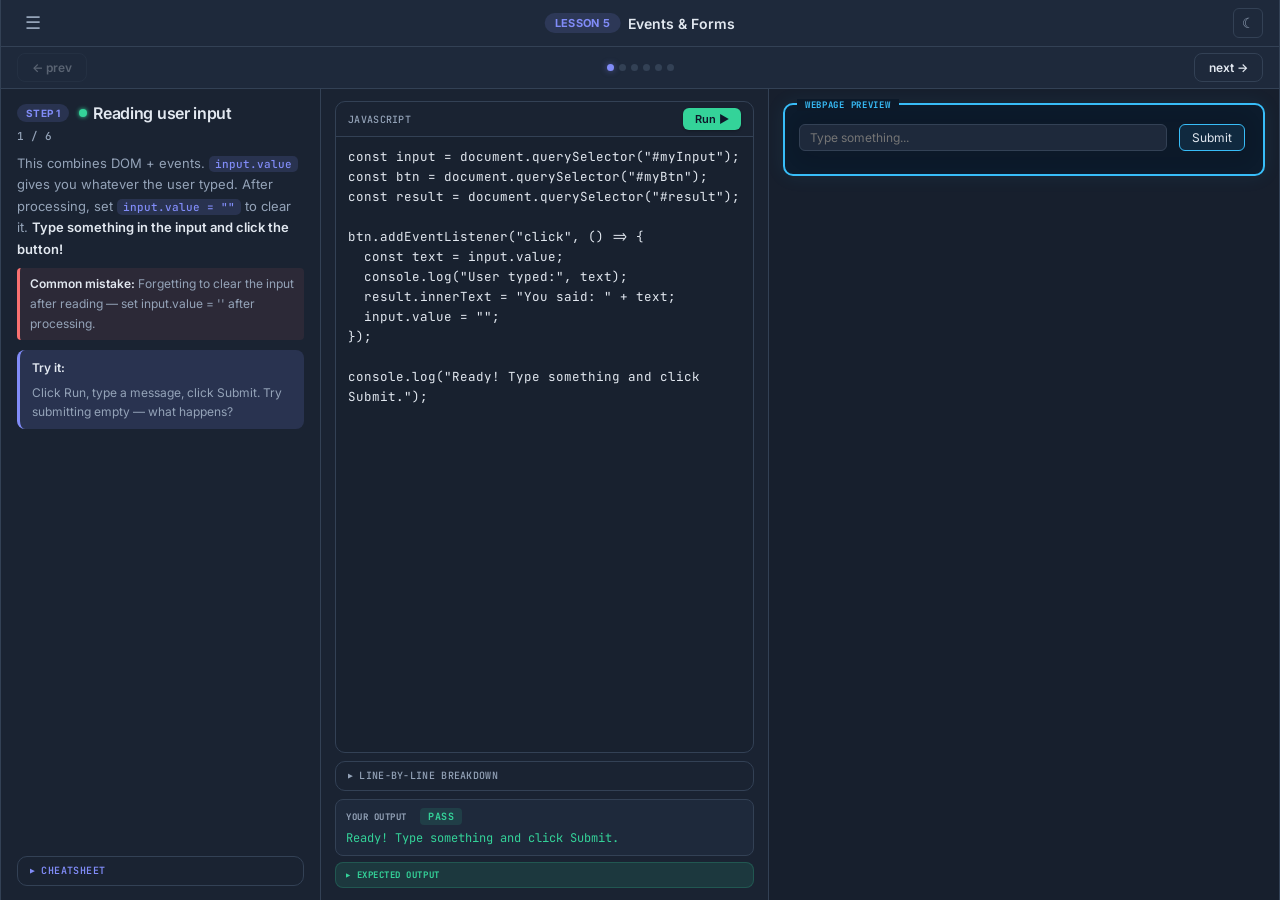
<file: 05-events-forms.html>
<!DOCTYPE html>
<html lang="en">
<head>
<meta charset="UTF-8" />
<meta name="viewport" content="width=device-width, initial-scale=1.0" />
<title>Lesson 5 — Events & Forms</title>
<link rel="preconnect" href="https://fonts.googleapis.com">
<link href="https://fonts.googleapis.com/css2?family=Inter:wght@400;500;600;700&family=JetBrains+Mono:wght@400;500&display=swap" rel="stylesheet">
<link rel="stylesheet" href="theme.css" />
</head>
<body>
<div></div>
<script>
window.LESSON_INFO = { num: "Lesson 5", name: "Events & Forms", prev: "04-how-apps-work.html", next: "06-async-apis.html" };
window.HAS_CANVAS = true;
window.SLIDES = [
  {
    title: "[MUST KNOW] Reading user input",
    concept: "This combines DOM + events. <span class='cr'>input.value</span> gives you whatever the user typed. After processing, set <span class='cr'>input.value = \"\"</span> to clear it. <strong>Type something in the input and click the button!</strong><div style=\"margin-top:8px;padding:6px 10px;background:rgba(248,113,113,0.08);border-left:3px solid var(--color-red);border-radius:4px;font-size:12px\"><strong>Common mistake:</strong> Forgetting to clear the input after reading — set input.value = '' after processing.</div>",
    canvasHTML: '<div style="display:flex;gap:8px;margin-bottom:8px"><input id="myInput" placeholder="Type something..." style="flex:1" /><button id="myBtn">Submit</button></div>\n<p id="result"></p>',
    code: `const input = document.querySelector("#myInput");\nconst btn = document.querySelector("#myBtn");\nconst result = document.querySelector("#result");\n\nbtn.addEventListener("click", () => {\n  const text = input.value;\n  console.log("User typed:", text);\n  result.innerText = "You said: " + text;\n  input.value = "";\n});\n\nconsole.log("Ready! Type something and click Submit.");`,
    lines: [['input.value','whatever the user typed'],['result.innerText = ...','display the value on the page'],['input.value = ""','clear the input after reading'],['click handler','runs every time the button is clicked']],
    expected: ["Ready! Type something and click Submit."],
    tryit: "Click Run, type a message, click Submit. Try submitting empty — what happens?"
  },
  {
    title: "[MUST KNOW] Preventing empty input",
    concept: "Guard clauses check for bad input before processing. Always validate user input. Guard clause: check if the input is empty <strong>before</strong> processing. <span class='cr'>.trim()</span> removes whitespace so spaces-only input is caught.",
    canvasHTML: '<div style="display:flex;gap:8px;margin-bottom:8px"><input id="taskInput" placeholder="Enter task..." style="flex:1" /><button id="addBtn">Add</button></div>\n<p id="feedback" style="font-size:12px;opacity:0.7"></p>\n<ul id="list"></ul>',
    code: `const input = document.querySelector("#taskInput");\nconst btn = document.querySelector("#addBtn");\nconst list = document.querySelector("#list");\nconst feedback = document.querySelector("#feedback");\n\nbtn.addEventListener("click", () => {\n  const text = input.value.trim();\n  if (text === "") {\n    feedback.innerText = "Please enter a task!";\n    console.log("Blocked: empty input");\n    return;\n  }\n  const li = document.createElement("li");\n  li.innerText = text;\n  list.appendChild(li);\n  feedback.innerText = "Added: " + text;\n  input.value = "";\n  input.focus();\n  console.log("Added:", text);\n});\n\nconsole.log("Ready! Try adding tasks.");`,
    lines: [['input.value.trim()','get text, remove whitespace'],['if (text === "") return','guard clause blocks empty input'],['feedback.innerText','show the user what happened'],['input.focus()','cursor goes back to input']],
    expected: ["Ready! Try adding tasks."],
    tryit: "Click Run. Submit with spaces only. Then add real tasks."
  },
  {
    title: "[MUST KNOW] Enter key to submit",
    concept: "Users expect Enter to submit. Extract the logic into a shared function so both button click and Enter key call the same code. Listen for <span class='cr'>keypress</span> and check <span class='cr'>e.key === \"Enter\"</span>. Same logic for both button click and Enter key.",
    canvasHTML: '<div style="display:flex;gap:8px;margin-bottom:8px"><input id="taskInput" placeholder="Type and press Enter..." style="flex:1" /><button id="addBtn">Add</button></div>\n<ul id="list"></ul>\n<p id="status" style="font-size:12px;opacity:0.6;margin-top:8px"></p>',
    code: `const input = document.querySelector("#taskInput");\nconst btn = document.querySelector("#addBtn");\nconst list = document.querySelector("#list");\nconst status = document.querySelector("#status");\n\nfunction addTask() {\n  const text = input.value.trim();\n  if (!text) return;\n  const li = document.createElement("li");\n  li.innerText = text;\n  list.appendChild(li);\n  input.value = "";\n  input.focus();\n  status.innerText = list.children.length + " tasks";\n  console.log("Added:", text);\n}\n\nbtn.addEventListener("click", addTask);\ninput.addEventListener("keypress", (e) => {\n  if (e.key === "Enter") addTask();\n});\n\nconsole.log("Ready! Type and press Enter (or click Add).");`,
    lines: [['e.key === "Enter"','check if Enter was pressed'],['addTask()','same function for button and Enter'],['function addTask()','extracted for reuse'],['input.focus()','keeps cursor in input']],
    expected: ["Ready! Type and press Enter (or click Add)."],
    tryit: "Click Run. Add tasks using Enter, then using the button. Both work identically."
  },
  {
    title: "[MUST KNOW] Delete buttons per item",
    concept: "Each task gets its own delete button. The closure remembers which <span class='cr'>li</span> to remove — this is closures in action.",
    canvasHTML: '<div style="display:flex;gap:8px;margin-bottom:8px"><input id="taskInput" placeholder="Add a task..." style="flex:1" /><button id="addBtn">Add</button></div>\n<ul id="list"></ul>',
    code: `const input = document.querySelector("#taskInput");\nconst btn = document.querySelector("#addBtn");\nconst list = document.querySelector("#list");\n\nfunction addTask() {\n  const text = input.value.trim();\n  if (!text) return;\n  const li = document.createElement("li");\n  li.className = "task-row";\n  const span = document.createElement("span");\n  span.innerText = text;\n  span.style.flex = "1";\n  const delBtn = document.createElement("button");\n  delBtn.innerText = "X";\n  delBtn.className = "delete-btn";\n  delBtn.addEventListener("click", () => {\n    li.remove();\n    console.log("Deleted:", text);\n  });\n  li.appendChild(span);\n  li.appendChild(delBtn);\n  list.appendChild(li);\n  input.value = "";\n  input.focus();\n  console.log("Added:", text);\n}\n\nbtn.addEventListener("click", addTask);\ninput.addEventListener("keypress", e => { if (e.key === "Enter") addTask(); });\nconsole.log("Ready! Add tasks, click X to delete.");`,
    lines: [['createElement("button")','create a delete button per task'],['delBtn.addEventListener','each button removes its own li'],['li.remove()','removes the entire task row'],['closure','callback remembers which li it belongs to']],
    expected: ["Ready! Add tasks, click X to delete."],
    tryit: "Add 3 tasks. Delete the middle one. Others stay because each button has its own closure."
  },
  {
    title: "[MUST KNOW] Toggle complete on click",
    concept: "Click a task to mark it done. <span class='cr'>classList.toggle(\"completed\")</span> adds strikethrough. Click again to undo.",
    canvasHTML: '<div style="display:flex;gap:8px;margin-bottom:8px"><input id="taskInput" placeholder="Add a task..." style="flex:1" /><button id="addBtn">Add</button></div>\n<ul id="list"></ul>\n<p id="counter" style="font-size:12px;opacity:0.6;margin-top:8px"></p>',
    code: `const input = document.querySelector("#taskInput");\nconst btn = document.querySelector("#addBtn");\nconst list = document.querySelector("#list");\nconst counter = document.querySelector("#counter");\n\nfunction updateCounter() {\n  const total = list.children.length;\n  const done = list.querySelectorAll(".completed").length;\n  counter.innerText = done + "/" + total + " complete";\n}\n\nfunction addTask() {\n  const text = input.value.trim();\n  if (!text) return;\n  const li = document.createElement("li");\n  li.className = "task-row";\n  li.style.cursor = "pointer";\n  const span = document.createElement("span");\n  span.innerText = text;\n  span.style.flex = "1";\n  span.addEventListener("click", () => {\n    li.classList.toggle("completed");\n    updateCounter();\n    console.log(text, li.classList.contains("completed") ? "[done]" : "[active]");\n  });\n  const delBtn = document.createElement("button");\n  delBtn.innerText = "X";\n  delBtn.className = "delete-btn";\n  delBtn.addEventListener("click", () => { li.remove(); updateCounter(); });\n  li.appendChild(span);\n  li.appendChild(delBtn);\n  list.appendChild(li);\n  input.value = "";\n  input.focus();\n  updateCounter();\n}\n\nbtn.addEventListener("click", addTask);\ninput.addEventListener("keypress", e => { if (e.key === "Enter") addTask(); });\nconsole.log("Ready! Click task text to toggle done.");`,
    lines: [['classList.toggle("completed")','add if absent, remove if present'],['querySelectorAll(".completed").length','count completed tasks'],['updateCounter()','called after every change'],['click span not li','so X button doesn\'t also toggle']],
    expected: ["Ready! Click task text to toggle done."],
    tryit: "Add tasks, click to mark done, click again to undo. Watch the counter."
  },
  {
    title: "[MUST KNOW] Complete to-do app",
    concept: "<strong>This project combines everything you've learned:</strong><ul style='margin:6px 0 0 16px;font-size:13px'><li>DOM manipulation (querySelector, createElement)</li><li>Events (click, keypress)</li><li>State (tracking tasks)</li><li>Functions (separated, reusable logic)</li></ul>The full app with clean, separated functions. <strong>This is a real, working to-do app</strong> — you built it step by step.",
    canvasHTML: '<h3 style="margin-bottom:8px">To-Do App</h3>\n<div style="display:flex;gap:8px;margin-bottom:8px"><input id="taskInput" placeholder="What needs doing?" style="flex:1" /><button id="addBtn">Add</button><button id="clearBtn">Clear Done</button></div>\n<ul id="list"></ul>\n<p id="info" style="font-size:12px;opacity:0.6;margin-top:8px"></p>',
    code: `const input = document.querySelector("#taskInput");\nconst addBtn = document.querySelector("#addBtn");\nconst clearBtn = document.querySelector("#clearBtn");\nconst list = document.querySelector("#list");\nconst info = document.querySelector("#info");\n\nfunction createTaskEl(text) {\n  const li = document.createElement("li");\n  li.className = "task-row";\n  li.style.cursor = "pointer";\n  const span = document.createElement("span");\n  span.innerText = text;\n  span.style.flex = "1";\n  span.addEventListener("click", () => { li.classList.toggle("completed"); updateInfo(); });\n  const del = document.createElement("button");\n  del.innerText = "X";\n  del.className = "delete-btn";\n  del.addEventListener("click", () => { li.remove(); updateInfo(); });\n  li.appendChild(span);\n  li.appendChild(del);\n  return li;\n}\n\nfunction addTask() {\n  const text = input.value.trim();\n  if (!text) return;\n  list.appendChild(createTaskEl(text));\n  input.value = "";\n  input.focus();\n  updateInfo();\n}\n\nfunction clearDone() {\n  list.querySelectorAll(".completed").forEach(li => li.remove());\n  updateInfo();\n}\n\nfunction updateInfo() {\n  const total = list.children.length;\n  const done = list.querySelectorAll(".completed").length;\n  info.innerText = total ? (total + " tasks, " + done + " done") : "No tasks yet";\n}\n\naddBtn.addEventListener("click", addTask);\nclearBtn.addEventListener("click", clearDone);\ninput.addEventListener("keypress", e => { if (e.key === "Enter") addTask(); });\nupdateInfo();\nconsole.log("Full to-do app ready!");`,
    lines: [['createTaskEl(text)','separated function creates one task'],['addTask()','handles input + validation + adding'],['clearDone()','removes all completed at once'],['updateInfo()','updates status after any change']],
    expected: ["Full to-do app ready!"],
    tryit: "This is a complete working to-do app. Add tasks, mark done, clear completed. You built this!"
  }
];
</script>
<script src="engine.js"></script>
</body>
</html>
</file>
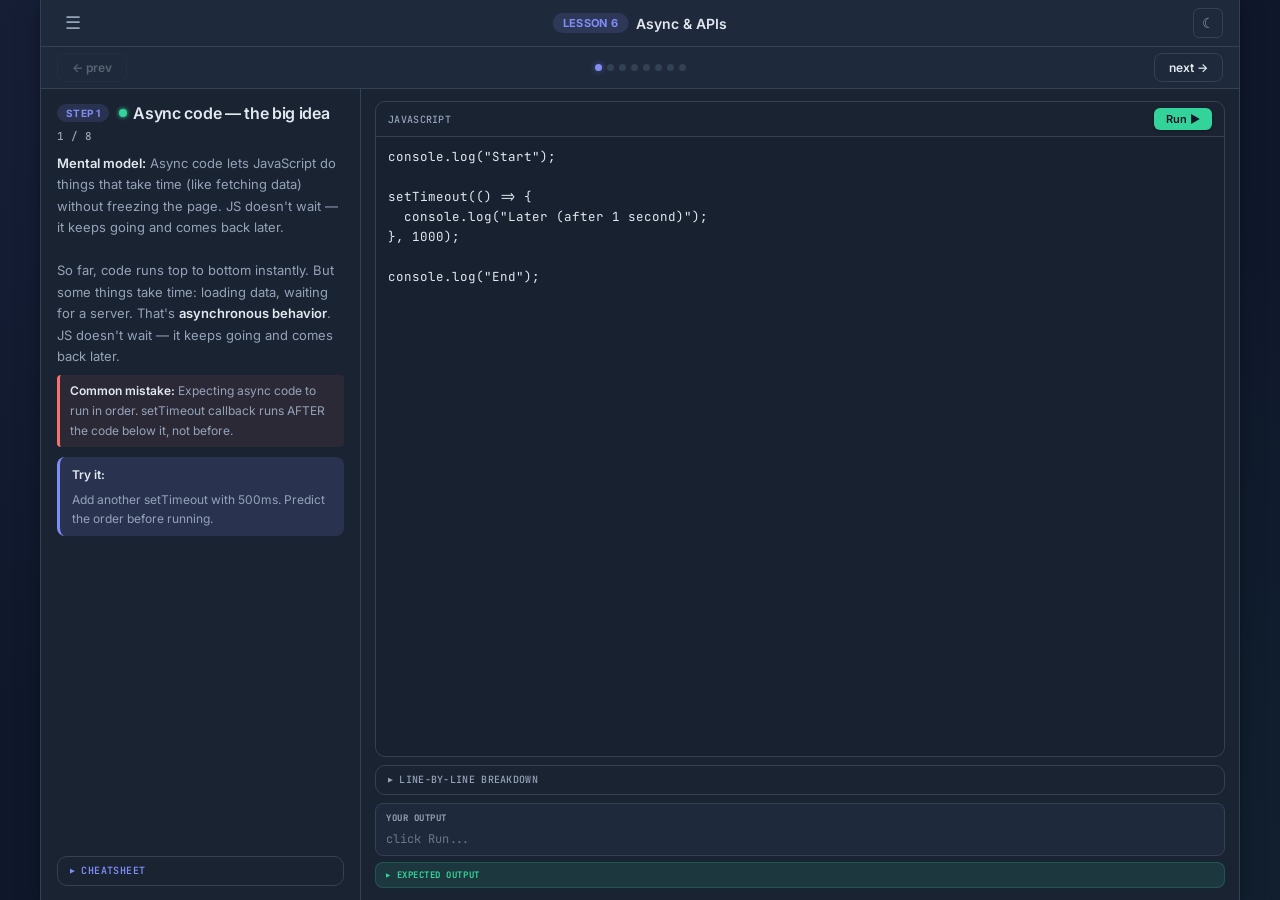
<file: 06-async-apis.html>
<!DOCTYPE html>
<html lang="en">
<head>
<meta charset="UTF-8" />
<meta name="viewport" content="width=device-width, initial-scale=1.0" />
<title>Lesson 6 — Async & APIs</title>
<link rel="preconnect" href="https://fonts.googleapis.com">
<link href="https://fonts.googleapis.com/css2?family=Inter:wght@400;500;600;700&family=JetBrains+Mono:wght@400;500&display=swap" rel="stylesheet">
<link rel="stylesheet" href="theme.css" />
</head>
<body>
<div></div>
<script>
window.LESSON_INFO = { num: "Lesson 6", name: "Async & APIs", prev: "05-events-forms.html", next: "07-scope-closures.html" };
window.SLIDES = [
  {
    title: "[MUST KNOW] Async code — the big idea",
    concept: "<strong>Mental model:</strong> Async code lets JavaScript do things that take time (like fetching data) without freezing the page. JS doesn't wait — it keeps going and comes back later.<br><br>So far, code runs top to bottom instantly. But some things take time: loading data, waiting for a server. That's <strong>asynchronous behavior</strong>. JS doesn't wait — it keeps going and comes back later.<div style=\"margin-top:8px;padding:6px 10px;background:rgba(248,113,113,0.08);border-left:3px solid var(--color-red);border-radius:4px;font-size:12px\"><strong>Common mistake:</strong> Expecting async code to run in order. setTimeout callback runs AFTER the code below it, not before.</div>",
    code: "console.log(\"Start\");\n\nsetTimeout(() => {\n  console.log(\"Later (after 1 second)\");\n}, 1000);\n\nconsole.log(\"End\");",
    lines: [
      ["console.log(\"Start\")", "runs immediately"],
      ["setTimeout(() => {...}, 1000)", "schedule code to run after 1000ms (1 second)"],
      ["console.log(\"End\")", "runs immediately — doesn't wait for setTimeout"],
      ["\"Later\"", "runs last, after the 1-second delay"]
    ],
    expected: ["Start", "End", "Later (after 1 second)"],
    tryit: "Add another setTimeout with 500ms. Predict the order before running."
  },
  {
    title: "[MUST KNOW] What is an API?",
    concept: "<strong>Mental model:</strong> An API is a way to get data from somewhere else. It returns JSON — which is just JavaScript objects written as text.<br><br><strong>Key concept:</strong> JSON.parse() turns text into an object. JSON.stringify() turns an object into text.<br><br>An API is a way to get data from somewhere else. It usually returns <strong>JSON</strong> — which looks just like a JavaScript object. APIs power weather apps, social feeds, everything.",
    code: "// Simulated API response (this is what JSON looks like)\nlet response = {\n  quote: \"The only way to do great work is to love what you do.\",\n  author: \"Steve Jobs\"\n};\n\nconsole.log(\"Quote:\", response.quote);\nconsole.log(\"Author:\", response.author);\n\n// JSON is just text that becomes an object\nlet jsonText = '{\"name\":\"Alice\",\"age\":23}';\nlet parsed = JSON.parse(jsonText);\nconsole.log(parsed.name);",
    lines: [
      ["response.quote", "access data from the API response object"],
      ["JSON", "JavaScript Object Notation — the data format APIs use"],
      ["JSON.parse(jsonText)", "convert a JSON string into a real JS object"],
      ["parsed.name", "now you can access properties normally"]
    ],
    expected: ["Quote: The only way to do great work is to love what you do.", "Author: Steve Jobs", "Alice"],
    tryit: "Create your own JSON string with 3 properties. Parse it and print each one."
  },
  {
    title: "[MUST KNOW] fetch() — requesting data",
    concept: "fetch() sends a request to a URL. The response comes back as a Promise — an object representing a future value.<br><br><span class='cr'>fetch()</span> sends a request to a URL and returns a Promise. The <span class='cr'>.then()</span> chain processes the response. This is the older style — we'll upgrade to async/await next.<div style=\"margin-top:8px;padding:6px 10px;background:rgba(248,113,113,0.08);border-left:3px solid var(--color-red);border-radius:4px;font-size:12px\"><strong>Common mistake:</strong> Forgetting the second .then() — the first gives you the response object, the second gives you the actual data.</div>",
    code: "// Simulating fetch with a Promise\nfunction fakeFetch(url) {\n  return new Promise(resolve => {\n    console.log(\"Fetching:\", url);\n    resolve({ json: () => ({ quote: \"Stay hungry, stay foolish\", author: \"Steve Jobs\" }) });\n  });\n}\n\nfakeFetch(\"https://api.example.com/quote\")\n  .then(response => response.json())\n  .then(data => {\n    console.log(data.quote);\n    console.log(\"—\", data.author);\n  });",
    lines: [
      ["fetch(url)", "send a request to the URL"],
      [".then(response => response.json())", "convert the raw response to a JS object"],
      [".then(data => {...})", "now use the actual data"],
      ["Promise", "an object representing a future value"]
    ],
    expected: ["Fetching: https://api.example.com/quote", "Stay hungry, stay foolish", "— Steve Jobs"],
    tryit: "Add a <span class='cr'>.catch(err => console.log(err))</span> at the end of the chain for error handling."
  },
  {
    title: "[MUST KNOW] async/await — the modern way",
    concept: "<strong>Mental model:</strong> async/await makes asynchronous code look like normal code. await = 'pause here until the result is ready.'<br><br><span class='cr'>async/await</span> makes asynchronous code look like normal code. <span class='cr'>await</span> pauses until the result is ready. Much cleaner than <span class='cr'>.then()</span> chains.<br><br><strong>Interview tip:</strong> If asked about async, explain: 'async marks a function as asynchronous, await pauses until a Promise resolves.'<div style=\"margin-top:8px;padding:6px 10px;background:rgba(248,113,113,0.08);border-left:3px solid var(--color-red);border-radius:4px;font-size:12px\"><strong>Common mistake:</strong> Forgetting the 'await' keyword before fetch — you get a Promise object instead of the actual data.</div>",
    code: "function fakeFetch(url) {\n  return Promise.resolve({\n    json: () => ({ quote: \"Think different.\", author: \"Apple\" })\n  });\n}\n\nasync function getQuote() {\n  console.log(\"Fetching...\");\n  const response = await fakeFetch(\"https://api.example.com/quote\");\n  const data = await response.json();\n  console.log(data.quote);\n  console.log(\"—\", data.author);\n}\n\ngetQuote();",
    lines: [
      ["async function", "marks the function as asynchronous"],
      ["await fakeFetch(...)", "pause here until the fetch completes"],
      ["await response.json()", "pause until JSON parsing completes"],
      ["reads top-to-bottom", "even though it's async — that's the magic of await"]
    ],
    expected: ["Fetching...", "Think different.", "— Apple"],
    tryit: "Add a variable <strong>loading</strong> that is true before fetch and false after. Log it at each stage."
  },
  {
    title: "[MUST KNOW] Real API — fetch from the internet",
    concept: "<strong>This uses a real API.</strong> jsonplaceholder.typicode.com is a free, public API for testing. When you click Run, your browser makes a real network request and gets real data back.<br><br>This is exactly how real apps work — fetch a URL, get JSON, use the data.",
    code: "// This is a REAL API call — not simulated!\nconst response = await fetch(\"https://jsonplaceholder.typicode.com/todos/1\");\nconst todo = await response.json();\n\nconsole.log(\"Title:\", todo.title);\nconsole.log(\"Completed:\", todo.completed);\nconsole.log(\"Full object:\", todo);\n\n// Try another endpoint — a user\nconst res2 = await fetch(\"https://jsonplaceholder.typicode.com/users/1\");\nconst user = await res2.json();\n\nconsole.log(\"User:\", user.name);\nconsole.log(\"Email:\", user.email);",
    lines: [
      ["fetch(\"https://...\")", "sends a real HTTP request to the API server"],
      ["await response.json()", "parses the JSON response into a JS object"],
      ["todo.title", "access data just like any object"],
      ["/todos/1", "the /1 means 'get the item with ID 1'"],
      ["/users/1", "same pattern, different data type"]
    ],
    expected: ["Title: delectus aut autem", "Completed: false", "Full object: {userId:1,id:1,title:\"delectus aut autem\",completed:false}", "User: Leanne Graham", "Email: Sincere@april.biz"],
    tryit: "Try changing the ID in the URL (e.g., /todos/5 or /users/3). Each ID returns different data. Try fetching /posts/1 for a blog post."
  },
  {
    title: "[MUST KNOW] Error handling with try/catch",
    concept: "Network requests can fail. try/catch lets you handle failures gracefully instead of crashing the app.<br><br>Network requests can fail: no internet, bad URL, server error. <span class='cr'>try/catch</span> lets you handle failures gracefully instead of crashing.",
    code: "function fakeFetch(shouldFail) {\n  if (shouldFail) return Promise.reject(new Error(\"Network error\"));\n  return Promise.resolve({ json: () => ({ data: \"Success!\" }) });\n}\n\nasync function getData(shouldFail) {\n  try {\n    console.log(\"Fetching...\");\n    const response = await fakeFetch(shouldFail);\n    const data = await response.json();\n    console.log(\"Got:\", data.data);\n  } catch (error) {\n    console.log(\"Error:\", error.message);\n  }\n}\n\ngetData(false);\ngetData(true);",
    lines: [
      ["try { ... }", "attempt this code"],
      ["catch (error) { ... }", "if anything in try throws, run this instead"],
      ["error.message", "the error description string"],
      ["Promise.reject(...)", "simulates a failed network request"]
    ],
    expected: ["Fetching...", "Got: Success!", "Fetching...", "Error: Network error"],
    tryit: "Add a <strong>finally</strong> block that logs <strong>\"Done\"</strong> regardless of success or failure."
  },
  {
    title: "[GOOD TO KNOW] Loading states — better UX",
    concept: "Users need feedback while waiting. Show 'Loading...' before the fetch, update when done.<br><br>Users need feedback while waiting. Set a loading message before fetching, clear it when done. This is the <strong>standard pattern</strong> in every real app.",
    code: "let display = { text: \"\" };\n\nasync function loadQuote() {\n  display.text = \"Loading...\";\n  console.log(\"UI:\", display.text);\n\n  // Simulate network delay\n  await new Promise(r => setTimeout(r, 100));\n\n  try {\n    display.text = \"The best way to predict the future is to create it.\";\n    console.log(\"UI:\", display.text);\n  } catch (e) {\n    display.text = \"Failed to load\";\n    console.log(\"UI:\", display.text);\n  }\n}\n\nloadQuote();",
    lines: [
      ["display.text = \"Loading...\"", "show loading state immediately"],
      ["await new Promise(...)", "simulate a network delay"],
      ["display.text = quote", "update UI with the result"],
      ["catch: \"Failed to load\"", "show error state if something went wrong"]
    ],
    expected: ["UI: Loading...", "UI: The best way to predict the future is to create it."],
    tryit: "Add a <strong>disabled</strong> flag on the button during loading to prevent double-clicks."
  },
  {
    title: "[MUST KNOW] The async app pattern",
    concept: "Every API-powered app follows this flow: user action, loading state, fetch data, update UI, handle errors. Master this pattern and you can build anything.<br><br>Every API-powered app follows this flow: <strong>user action, loading state, fetch data, update UI, handle errors</strong>. Master this pattern and you can build anything.",
    code: "let state = { loading: false, data: null, error: null };\n\nfunction fakeFetch() {\n  return Promise.resolve({ title: \"Learn JS\", completed: false });\n}\n\nasync function fetchTodo() {\n  state.loading = true;\n  state.error = null;\n  console.log(\"State:\", JSON.stringify(state));\n\n  try {\n    let response = await fakeFetch();\n    state.data = response;\n    console.log(\"State:\", JSON.stringify(state));\n  } catch (e) {\n    state.error = e.message;\n  } finally {\n    state.loading = false;\n    console.log(\"Final:\", JSON.stringify(state));\n  }\n}\n\nfetchTodo();",
    lines: [
      ["state object", "tracks loading, data, and error in one place"],
      ["state.loading = true", "set loading before fetch"],
      ["state.data = response", "store the result on success"],
      ["state.error = e.message", "store the error on failure"],
      ["finally", "always runs — reset loading regardless of outcome"]
    ],
    expected: ["State: {loading:true,data:null,error:null}", "State: {loading:true,data:{title:\"Learn JS\",completed:false},error:null}", "Final: {loading:false,data:{title:\"Learn JS\",completed:false},error:null}"],
    tryit: "Make fakeFetch randomly succeed or fail. Run it multiple times and observe the different state outcomes."
  }
];
</script>
<script src="engine.js"></script>
</body>
</html>
</file>
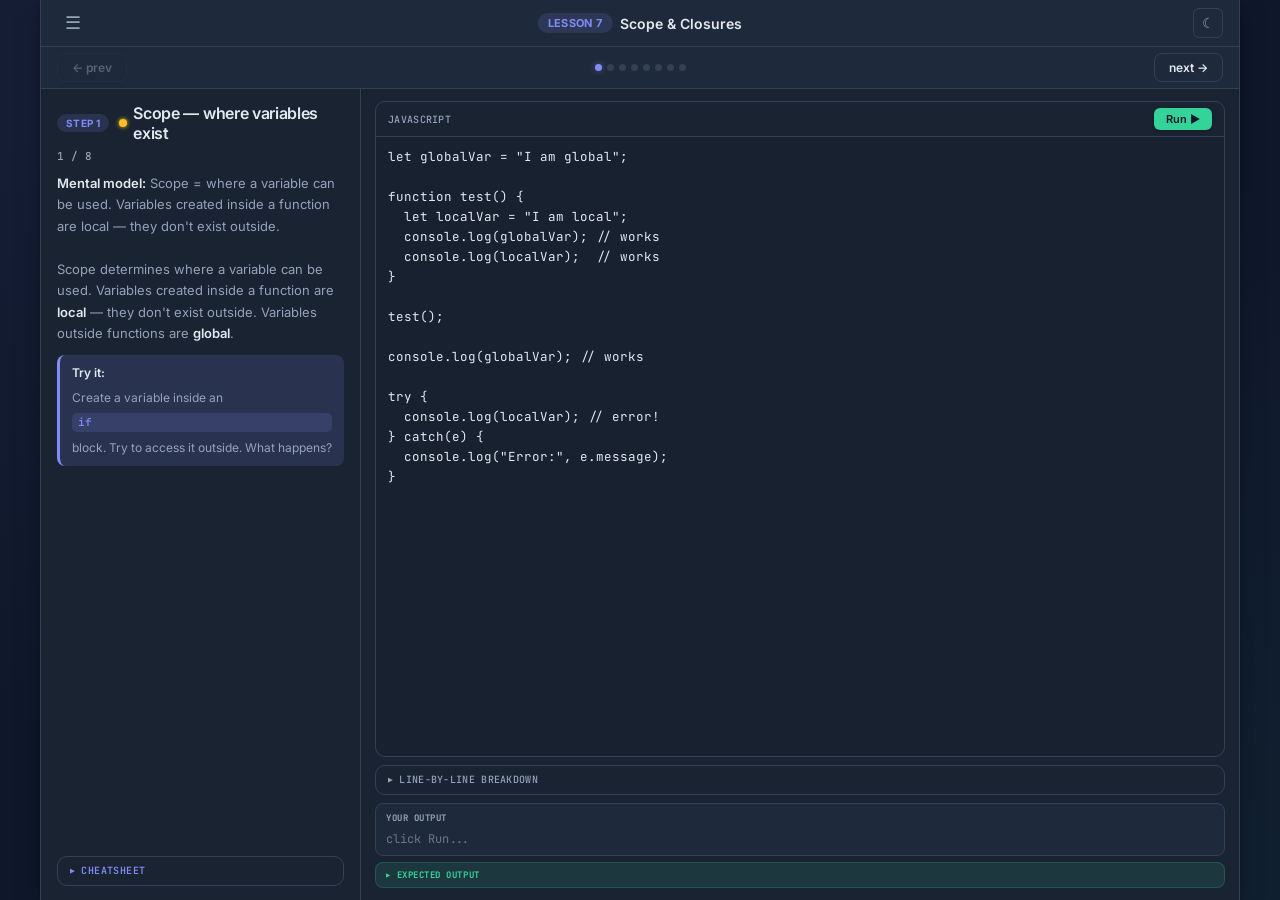
<file: 07-scope-closures.html>
<!DOCTYPE html>
<html lang="en">
<head>
<meta charset="UTF-8" />
<meta name="viewport" content="width=device-width, initial-scale=1.0" />
<title>Lesson 7 — Scope & Closures</title>
<link rel="preconnect" href="https://fonts.googleapis.com">
<link href="https://fonts.googleapis.com/css2?family=Inter:wght@400;500;600;700&family=JetBrains+Mono:wght@400;500&display=swap" rel="stylesheet">
<link rel="stylesheet" href="theme.css" />
</head>
<body>
<div></div>
<script>
window.LESSON_INFO = { num: "Lesson 7", name: "Scope & Closures", prev: "06-async-apis.html", next: "08-bootstrap.html" };
window.SLIDES = [
  {
    title: "[GOOD TO KNOW] Scope — where variables exist",
    concept: "<strong>Mental model:</strong> Scope = where a variable can be used. Variables created inside a function are local — they don't exist outside.<br><br>Scope determines where a variable can be used. Variables created inside a function are <strong>local</strong> — they don't exist outside. Variables outside functions are <strong>global</strong>.",
    code: "let globalVar = \"I am global\";\n\nfunction test() {\n  let localVar = \"I am local\";\n  console.log(globalVar); // works\n  console.log(localVar);  // works\n}\n\ntest();\n\nconsole.log(globalVar); // works\n\ntry {\n  console.log(localVar); // error!\n} catch(e) {\n  console.log(\"Error:\", e.message);\n}",
    lines: [
      ["globalVar", "defined outside — accessible everywhere"],
      ["localVar", "defined inside function — only accessible there"],
      ["test()", "inside the function, both are accessible"],
      ["console.log(localVar)", "outside the function — ReferenceError"]
    ],
    expected: ["I am global", "I am local", "I am global", "Error: localVar is not defined"],
    tryit: "Create a variable inside an <span class='cr'>if</span> block. Try to access it outside. What happens?"
  },
  {
    title: "[GOOD TO KNOW] Block scope — let vs var",
    concept: "Always use let/const. Never use var — it leaks out of blocks and causes subtle bugs.<br><br><span class='cr'>let</span> and <span class='cr'>const</span> are <strong>block-scoped</strong> — they stay inside <span class='cr'>{ }</span>. The older <span class='cr'>var</span> ignores blocks and leaks out. Always use <span class='cr'>let</span>/<span class='cr'>const</span>.",
    code: "if (true) {\n  let x = 10;\n  var y = 20;\n}\n\ntry {\n  console.log(x);\n} catch(e) {\n  console.log(\"let x:\", e.message);\n}\n\nconsole.log(\"var y:\", y); // works! (leaked out)\n\nfor (let i = 0; i < 3; i++) {}\ntry {\n  console.log(i);\n} catch(e) {\n  console.log(\"let i:\", e.message);\n}",
    lines: [
      ["let x = 10", "block-scoped: only exists inside the if { }"],
      ["var y = 20", "function-scoped: leaks out of the block"],
      ["console.log(y)", "var leaked — this works (bad!)"],
      ["let i in for loop", "i is contained to the loop block"]
    ],
    expected: ["let x: x is not defined", "var y: 20", "let i: i is not defined"],
    tryit: "Try using <span class='cr'>var</span> in a for loop, then access it outside. Compare with <span class='cr'>let</span>."
  },
  {
    title: "[GOOD TO KNOW] Closures — functions remember things",
    concept: "<strong>Mental model:</strong> A closure is when a function 'remembers' variables from where it was created, even after that outer function is done.<br><br>A <strong>closure</strong> is when a function keeps access to variables from where it was created, even after that outer function has finished running. This is one of the most powerful JS concepts.<br><br>This is a classic interview topic. Understanding closures shows deep JS knowledge.",
    code: "function outer() {\n  let count = 0;\n\n  return function inner() {\n    count++;\n    return count;\n  };\n}\n\nlet counter = outer();\n\nconsole.log(counter()); // 1\nconsole.log(counter()); // 2\nconsole.log(counter()); // 3\n\n// Each call creates a separate closure\nlet counter2 = outer();\nconsole.log(counter2()); // 1 (separate count!)",
    lines: [
      ["function outer()", "creates a scope with count = 0"],
      ["return function inner()", "returns a function that remembers count"],
      ["counter = outer()", "counter is now the inner function, with its own count"],
      ["counter()", "each call increments the remembered count"],
      ["counter2 = outer()", "new closure, new count — completely independent"]
    ],
    expected: ["1", "2", "3", "1"],
    tryit: "Modify outer to accept a <strong>startValue</strong> parameter. Make one counter start at 10 and another at 100."
  },
  {
    title: "[GOOD TO KNOW] Closures in practice",
    concept: "Closures aren't just theory — they appear in event handlers, callbacks, and private data. Any time a function is created inside another function, it forms a closure.<br><br>Closures appear everywhere: event handlers, callbacks, private data. You've already been using them.",
    code: "function createGreeter(greeting) {\n  return function(name) {\n    return greeting + \", \" + name + \"!\";\n  };\n}\n\nlet sayHello = createGreeter(\"Hello\");\nlet sayHi = createGreeter(\"Hi\");\n\nconsole.log(sayHello(\"Alice\"));\nconsole.log(sayHello(\"Bob\"));\nconsole.log(sayHi(\"Carl\"));\n\n// Private counter pattern\nfunction createCounter(label) {\n  let n = 0;\n  return {\n    increment() { n++; console.log(label + \": \" + n); },\n    reset() { n = 0; console.log(label + \": reset\"); }\n  };\n}\n\nlet clicks = createCounter(\"clicks\");\nclicks.increment();\nclicks.increment();\nclicks.reset();",
    lines: [
      ["createGreeter(greeting)", "returns a function that remembers greeting"],
      ["sayHello(\"Alice\")", "the closure fills in \"Hello\" automatically"],
      ["createCounter(label)", "returns an object with methods that share private n"],
      ["n is private", "no way to access n directly from outside — only through methods"]
    ],
    expected: ["Hello, Alice!", "Hello, Bob!", "Hi, Carl!", "clicks: 1", "clicks: 2", "clicks: reset"],
    tryit: "Add a <strong>getCount()</strong> method to the counter that returns the current value without incrementing."
  },
  {
    title: "[MUST KNOW] this — what object am I in?",
    concept: "<strong>Mental model:</strong> Inside an object method, <span class='cr'>this</span> refers to the object that called the method. It's how methods access their own data.<br><br><strong>Interview tip:</strong> 'this' is one of the most common interview questions. Know that it depends on HOW a function is called, not where it's defined.<div style=\"margin-top:8px;padding:6px 10px;background:rgba(248,113,113,0.08);border-left:3px solid var(--color-red);border-radius:4px;font-size:12px\"><strong>Common mistake:</strong> Assuming this always refers to the same thing. this changes depending on how the function is called.</div>",
    code: "let person = {\n  name: \"Alice\",\n  age: 23,\n  greet() {\n    console.log(\"Hi, I'm \" + this.name);\n    console.log(\"Age: \" + this.age);\n  }\n};\n\nperson.greet();\n\nlet car = {\n  brand: \"Toyota\",\n  describe() {\n    return \"This is a \" + this.brand;\n  }\n};\n\nconsole.log(car.describe());",
    lines: [
      ["this.name", "inside person.greet(), this = person"],
      ["this.age", "same — this refers to the object calling the method"],
      ["person.greet()", "the dot before greet sets this = person"],
      ["this.brand", "inside car.describe(), this = car"]
    ],
    expected: ["Hi, I'm Alice", "Age: 23", "This is a Toyota"],
    tryit: "Create a <strong>calculator</strong> object with a value property and add/subtract methods that use <span class='cr'>this.value</span>."
  },
  {
    title: "[MUST KNOW] Arrow functions and this (gotcha!)",
    concept: "<strong>Key rule:</strong> Arrow functions do NOT have their own this. They inherit it from the surrounding scope. Use regular functions for object methods, arrows for callbacks inside methods.<br><br>Arrow functions do <strong>NOT</strong> have their own <span class='cr'>this</span>. They inherit it from the surrounding scope. Use regular functions for object methods.<div style=\"margin-top:8px;padding:6px 10px;background:rgba(248,113,113,0.08);border-left:3px solid var(--color-red);border-radius:4px;font-size:12px\"><strong>Common mistake:</strong> Using arrow functions as object methods — this won't refer to the object.</div>",
    code: "let person = {\n  name: \"Alice\",\n  // Regular function — this works\n  greetRegular() {\n    console.log(\"Regular:\", this.name);\n  },\n  // Arrow function — this breaks\n  greetArrow: () => {\n    console.log(\"Arrow:\", typeof this.name);\n  }\n};\n\nperson.greetRegular();\nperson.greetArrow();\n\n// But arrows ARE useful inside methods:\nlet team = {\n  members: [\"Alice\", \"Bob\"],\n  show() {\n    // Arrow inherits 'this' from show()\n    this.members.forEach(m => {\n      console.log(m + \" is on the team\");\n    });\n  }\n};\n\nteam.show();",
    lines: [
      ["greetRegular()", "regular function: this = person (correct)"],
      ["greetArrow: () => {...}", "arrow: this is NOT person — it's the outer scope"],
      ["this.members.forEach(m => ...)", "arrow inside a method: inherits this from show()"],
      ["rule", "use regular functions for methods, arrows for callbacks inside methods"]
    ],
    expected: ["Regular: Alice", "Arrow: undefined", "Alice is on the team", "Bob is on the team"],
    tryit: "Try assigning a regular method to a variable and calling it. What happens to <span class='cr'>this</span>?"
  },
  {
    title: "[ADVANCED] Putting it together — factory functions",
    concept: "Factory functions use closures to create objects with private state. This is a professional pattern you'll see in real codebases.<br><br>Combine scope, closures, and this to create clean, reusable code. Factory functions use closures to create objects with private state — a very common professional pattern.",
    code: "function createUser(name, age) {\n  // Private — not accessible from outside\n  let loginCount = 0;\n\n  return {\n    name,\n    age,\n    login() {\n      loginCount++;\n      console.log(this.name + \" logged in (\" + loginCount + \" times)\");\n    },\n    getStats() {\n      return { user: this.name, logins: loginCount };\n    }\n  };\n}\n\nlet alice = createUser(\"Alice\", 23);\nlet bob = createUser(\"Bob\", 17);\n\nalice.login();\nalice.login();\nbob.login();\n\nconsole.log(alice.getStats());\nconsole.log(bob.getStats());",
    lines: [
      ["let loginCount = 0", "private variable — closure keeps it alive"],
      ["return { name, age, ... }", "public interface — these are accessible"],
      ["this.name inside login()", "regular method, so this = the returned object"],
      ["loginCount", "accessed via closure — no this needed, it's in the outer scope"],
      ["alice vs bob", "each call to createUser creates a separate closure"]
    ],
    expected: ["Alice logged in (1 times)", "Alice logged in (2 times)", "Bob logged in (1 times)", "{user:\"Alice\",logins:2}", "{user:\"Bob\",logins:1}"],
    tryit: "Add a <strong>logout()</strong> method and a <strong>loggedIn</strong> boolean state. Login sets it to true, logout sets it to false."
  },
  {
    title: "Practice — scope, closures, this",
    concept: "These are language-model topics, not algorithm topics. LeetCode won't help here. Instead, practice by doing these exercises:<ol style='margin:8px 0 0 16px;font-size:13px;line-height:2'><li>Write a createCounter() closure from scratch</li><li>Write an object with a method that uses <span class='cr'>this</span></li><li>Rewrite that method as an arrow function — explain why it breaks</li><li>Write a factory function with private state</li><li>Explain, out loud, what a closure is</li></ol>",
    code: "// Exercise 1: createCounter from scratch\nfunction createCounter(start) {\n  let count = start || 0;\n  return {\n    increment() { count++; return count; },\n    decrement() { count--; return count; },\n    getCount() { return count; }\n  };\n}\n\nlet c = createCounter(10);\nconsole.log(c.increment());\nconsole.log(c.increment());\nconsole.log(c.decrement());\nconsole.log(\"Count:\", c.getCount());\n\n// Exercise 2: this in an object\nlet calculator = {\n  value: 0,\n  add(n) { this.value += n; return this; },\n  result() { console.log(\"Result:\", this.value); }\n};\n\ncalculator.add(5).add(3).result();",
    lines: [
      ["createCounter(start)", "closure: count is private, methods share access"],
      ["return { increment, decrement, getCount }", "public interface only"],
      ["this.value", "inside object method, this = calculator"],
      [".add(5).add(3).result()", "method chaining — each method returns this"]
    ],
    expected: ["11", "12", "11", "Count: 11", "Result: 8"],
    tryit: "Clear the code and rewrite both exercises from memory. If you can, you understand closures and this."
  }
];
</script>
<script src="engine.js"></script>
</body>
</html>
</file>
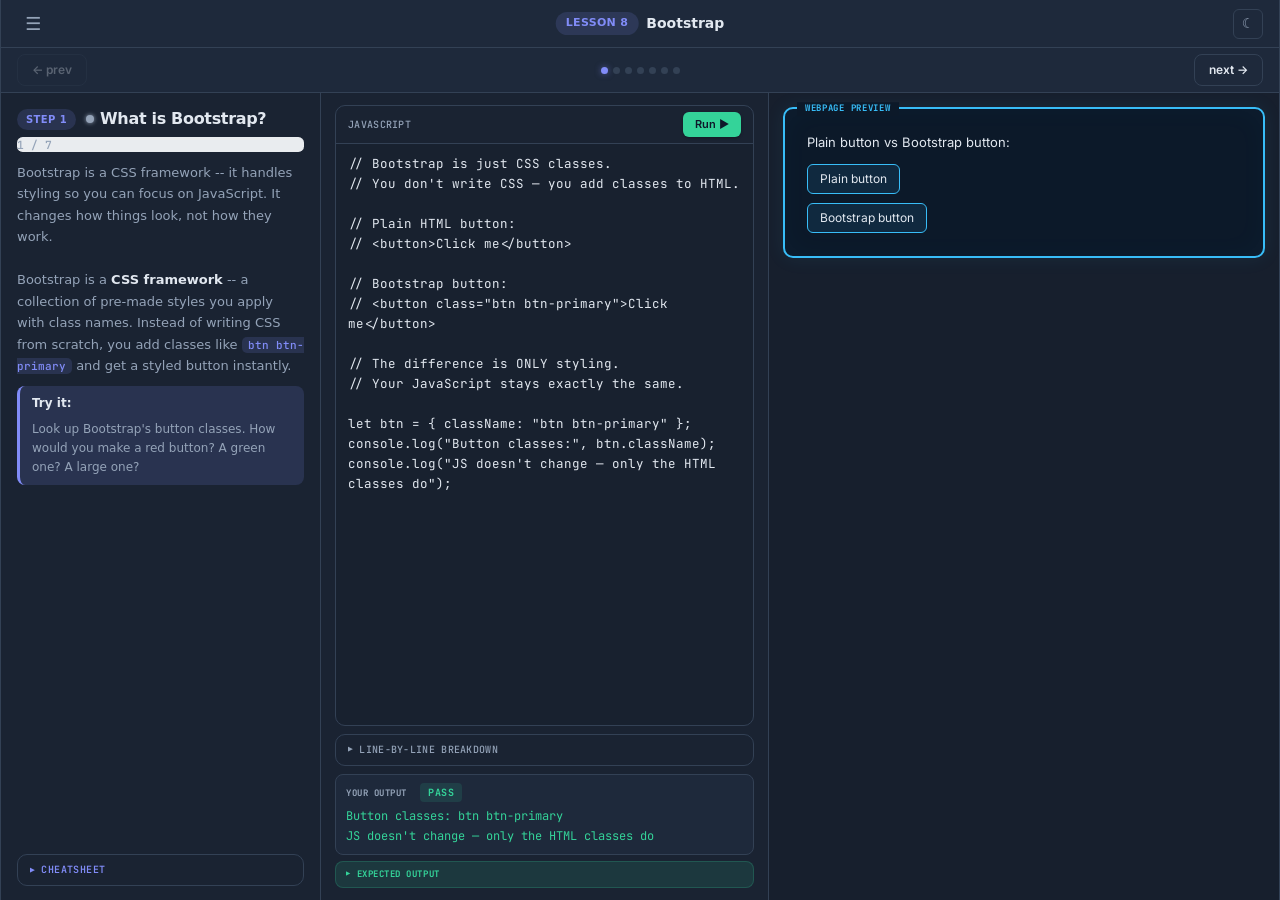
<file: 08-bootstrap.html>
<!DOCTYPE html>
<html lang="en">
<head>
<meta charset="UTF-8" />
<meta name="viewport" content="width=device-width, initial-scale=1.0" />
<title>Lesson 8 — Bootstrap</title>
<link rel="preconnect" href="https://fonts.googleapis.com">
<link href="https://fonts.googleapis.com/css2?family=Inter:wght@400;500;600;700&family=JetBrains+Mono:wght@400;500&display=swap" rel="stylesheet">
<link rel="stylesheet" href="theme.css" />
<link href="https://cdn.jsdelivr.net/npm/bootstrap@5.3.0/dist/css/bootstrap.min.css" rel="stylesheet">
<style>.dom-canvas * { box-sizing: border-box; }</style>
</head>
<body>
<div></div>
<script>
window.LESSON_INFO = { num: "Lesson 8", name: "Bootstrap", prev: "07-scope-closures.html", next: "09-debugging.html" };
window.HAS_CANVAS = true;
window.SLIDES = [
  {
    title: "[OPTIONAL] What is Bootstrap?",
    canvasHTML: '<div style="padding:8px"><p style="margin-bottom:8px;font-size:13px">Plain button vs Bootstrap button:</p><button style="margin-bottom:6px">Plain button</button><br><button class="btn btn-primary">Bootstrap button</button></div>',
    concept: "Bootstrap is a CSS framework -- it handles styling so you can focus on JavaScript. It changes how things look, not how they work.<br><br>Bootstrap is a <strong>CSS framework</strong> -- a collection of pre-made styles you apply with class names. Instead of writing CSS from scratch, you add classes like <span class='cr'>btn btn-primary</span> and get a styled button instantly.",
    code: "// Bootstrap is just CSS classes.\n// You don't write CSS — you add classes to HTML.\n\n// Plain HTML button:\n// <button>Click me</button>\n\n// Bootstrap button:\n// <button class=\"btn btn-primary\">Click me</button>\n\n// The difference is ONLY styling.\n// Your JavaScript stays exactly the same.\n\nlet btn = { className: \"btn btn-primary\" };\nconsole.log(\"Button classes:\", btn.className);\nconsole.log(\"JS doesn't change — only the HTML classes do\");",
    lines: [
      ["btn btn-primary", "Bootstrap classes: btn = base style, btn-primary = blue color"],
      ["CSS framework", "a library of pre-written styles you use via class names"],
      ["JS doesn't change", "Bootstrap is styling only — your logic stays the same"],
      ["class=\"...\"", "you add Bootstrap by putting class names on HTML elements"]
    ],
    expected: ["Button classes: btn btn-primary", "JS doesn't change — only the HTML classes do"],
    tryit: "Look up Bootstrap's button classes. How would you make a red button? A green one? A large one?"
  },
  {
    title: "[OPTIONAL] Adding Bootstrap to your project",
    concept: "Add one line inside <span class='cr'>&lt;head&gt;</span> and you're done. No install, no setup -- it loads from a CDN (content delivery network).",
    code: "// Add this ONE line inside <head> of your HTML:\n//\n// <link href=\"https://cdn.jsdelivr.net/npm/bootstrap@5.3.0/dist/css/bootstrap.min.css\" rel=\"stylesheet\">\n//\n// That's it. Now all Bootstrap classes work.\n\nlet setup = {\n  method: \"CDN link in <head>\",\n  install: \"none required\",\n  fileChanges: \"only HTML classes\"\n};\n\nconsole.log(\"Setup method:\", setup.method);\nconsole.log(\"Install needed:\", setup.install);\nconsole.log(\"What changes:\", setup.fileChanges);",
    lines: [
      ["CDN", "loads Bootstrap from the internet — no download needed"],
      ["<link> in <head>", "one line gives you access to all Bootstrap classes"],
      ["no install", "unlike Node packages, CDN just works instantly"],
      ["only HTML classes", "you never edit Bootstrap files — just use the classes"]
    ],
    expected: ["Setup method: CDN link in <head>", "Install needed: none required", "What changes: only HTML classes"],
    tryit: "Add the Bootstrap CDN link to your index.html. Then add <span class='cr'>class=\"btn btn-primary\"</span> to a button and see the difference."
  },
  {
    title: "[OPTIONAL] Container and spacing",
    concept: "<span class='cr'>container</span> centers your content with max-width. Spacing classes like <span class='cr'>mt-3</span> (margin-top) and <span class='cr'>p-3</span> (padding) replace manual CSS spacing.",
    code: "// Bootstrap spacing uses a simple system:\n// m = margin, p = padding\n// t = top, b = bottom, x = horizontal, y = vertical\n// 0-5 = size (0 = none, 5 = largest)\n\nlet spacingExamples = {\n  \"mt-3\": \"margin-top: medium\",\n  \"mb-5\": \"margin-bottom: extra large\",\n  \"p-3\":  \"padding: medium (all sides)\",\n  \"px-4\": \"padding left+right: large\",\n  \"my-2\": \"margin top+bottom: small\"\n};\n\nfor (let [cls, meaning] of Object.entries(spacingExamples)) {\n  console.log(cls + \" → \" + meaning);\n}\n\nconsole.log(\"\\nLayout:\");\nconsole.log(\"container → centers content, sets max-width\");\nconsole.log(\"container-fluid → full width\");",
    lines: [
      ["mt-3", "m(argin) t(op) 3(medium) — no CSS needed"],
      ["px-4", "p(adding) x(horizontal) 4(large)"],
      ["container", "wraps your content, centers it, adds max-width"],
      ["0-5 scale", "0 = none, 1 = tiny, 3 = medium, 5 = extra large"]
    ],
    expected: ["mt-3 → margin-top: medium", "mb-5 → margin-bottom: extra large", "p-3 → padding: medium (all sides)", "px-4 → padding left+right: large", "my-2 → margin top+bottom: small", "", "Layout:", "container → centers content, sets max-width", "container-fluid → full width"],
    tryit: "Wrap your app in a <span class='cr'>&lt;div class=\"container mt-5\"&gt;</span>. See how it centers and adds space."
  },
  {
    title: "[OPTIONAL] Buttons, inputs, and lists",
    canvasHTML: '<div style="padding:8px"><div class="mb-2"><button class="btn btn-primary btn-sm me-1">Primary</button><button class="btn btn-success btn-sm me-1">Success</button><button class="btn btn-danger btn-sm me-1">Danger</button><button class="btn btn-warning btn-sm me-1">Warning</button><button class="btn btn-outline-primary btn-sm">Outline</button></div><input class="form-control form-control-sm mb-2" placeholder="form-control input" /><ul class="list-group list-group-sm"><li class="list-group-item py-1" style="font-size:12px">List item 1</li><li class="list-group-item py-1" style="font-size:12px">List item 2</li><li class="list-group-item py-1" style="font-size:12px">List item 3</li></ul></div>',
    concept: "The three components you'll use most: <strong>buttons</strong> (<span class='cr'>btn btn-*</span>), <strong>inputs</strong> (<span class='cr'>form-control</span>), and <strong>lists</strong> (<span class='cr'>list-group</span>). These instantly make your app look professional.",
    code: "// Button variants:\nlet buttons = [\n  \"btn btn-primary   → blue\",\n  \"btn btn-success   → green\",\n  \"btn btn-danger    → red\",\n  \"btn btn-warning   → yellow\",\n  \"btn btn-outline-primary → blue outline\",\n  \"btn btn-sm        → small size\",\n  \"btn btn-lg        → large size\"\n];\n\nconsole.log(\"BUTTONS:\");\nbuttons.forEach(b => console.log(\"  \" + b));\n\nconsole.log(\"\\nINPUTS:\");\nconsole.log(\"  form-control → styled text input\");\nconsole.log(\"  form-control mb-2 → input with margin below\");\n\nconsole.log(\"\\nLISTS:\");\nconsole.log(\"  list-group → the container <ul>\");\nconsole.log(\"  list-group-item → each <li>\");",
    lines: [
      ["btn btn-primary", "base button + blue color variant"],
      ["btn-success / btn-danger", "green and red — useful for add/delete"],
      ["form-control", "makes <input> look clean with proper sizing"],
      ["list-group + list-group-item", "styled list — perfect for to-do items"]
    ],
    expected: ["BUTTONS:", "  btn btn-primary   → blue", "  btn btn-success   → green", "  btn btn-danger    → red", "  btn btn-warning   → yellow", "  btn btn-outline-primary → blue outline", "  btn btn-sm        → small size", "  btn btn-lg        → large size", "", "INPUTS:", "  form-control → styled text input", "  form-control mb-2 → input with margin below", "", "LISTS:", "  list-group → the container <ul>", "  list-group-item → each <li>"],
    tryit: "Update your to-do app: add <span class='cr'>form-control</span> to the input, <span class='cr'>btn btn-success</span> to the add button, and <span class='cr'>list-group</span>/<span class='cr'>list-group-item</span> to the list."
  },
  {
    title: "[OPTIONAL] Grid layout -- rows and columns",
    canvasHTML: '<div style="padding:8px"><div class="row g-2 mb-2"><div class="col-6"><div style="background:rgba(129,140,248,0.2);border:1px solid rgba(129,140,248,0.4);border-radius:4px;padding:6px;text-align:center;font-size:11px">col-6</div></div><div class="col-6"><div style="background:rgba(129,140,248,0.2);border:1px solid rgba(129,140,248,0.4);border-radius:4px;padding:6px;text-align:center;font-size:11px">col-6</div></div></div><div class="row g-2 mb-2"><div class="col-3"><div style="background:rgba(52,211,153,0.2);border:1px solid rgba(52,211,153,0.4);border-radius:4px;padding:6px;text-align:center;font-size:11px">col-3</div></div><div class="col-9"><div style="background:rgba(52,211,153,0.2);border:1px solid rgba(52,211,153,0.4);border-radius:4px;padding:6px;text-align:center;font-size:11px">col-9</div></div></div><div class="row g-2"><div class="col-4"><div style="background:rgba(251,191,36,0.2);border:1px solid rgba(251,191,36,0.4);border-radius:4px;padding:6px;text-align:center;font-size:11px">col-4</div></div><div class="col-4"><div style="background:rgba(251,191,36,0.2);border:1px solid rgba(251,191,36,0.4);border-radius:4px;padding:6px;text-align:center;font-size:11px">col-4</div></div><div class="col-4"><div style="background:rgba(251,191,36,0.2);border:1px solid rgba(251,191,36,0.4);border-radius:4px;padding:6px;text-align:center;font-size:11px">col-4</div></div></div></div>',
    concept: "Bootstrap's grid divides the page into <strong>12 columns</strong>. Use <span class='cr'>row</span> and <span class='cr'>col</span> classes to create layouts. Columns auto-size, or you can specify widths like <span class='cr'>col-6</span> (half).",
    code: "// Grid system: 12 columns total\n\nlet layouts = [\n  {\n    name: \"Equal halves\",\n    cols: \"6 + 6 = 12\"\n  },\n  {\n    name: \"Sidebar + main\",\n    cols: \"3 + 9 = 12\"\n  },\n  {\n    name: \"Three equal\",\n    cols: \"4 + 4 + 4 = 12\"\n  }\n];\n\nlayouts.forEach(l => {\n  console.log(l.name + \" (\" + l.cols + \")\");\n});",
    lines: [
      ["row", "creates a horizontal container for columns"],
      ["col", "auto-sizes to fill available space equally"],
      ["col-3 / col-9", "explicit widths: 3/12 = 25%, 9/12 = 75%"],
      ["always = 12", "column numbers in a row should add up to 12"]
    ],
    expected: ["Equal halves (6 + 6 = 12)", "Sidebar + main (3 + 9 = 12)", "Three equal (4 + 4 + 4 = 12)"],
    tryit: "Create a two-column layout: left side has the input+button, right side has the task list."
  },
  {
    title: "[OPTIONAL] Upgrading your to-do app",
    canvasHTML: '<div style="padding:8px"><h5 class="mb-2">To-Do List</h5><div class="input-group input-group-sm mb-2"><input class="form-control" id="bsInput" placeholder="Enter task..." /><button class="btn btn-success" id="bsAdd">Add</button></div><ul class="list-group" id="bsList"><li class="list-group-item py-1 d-flex justify-content-between align-items-center" style="font-size:12px">Example task <button class="btn btn-outline-danger btn-sm" style="font-size:10px;padding:1px 6px">X</button></li></ul></div>',
    concept: "Here's the before/after. Same JavaScript, just Bootstrap classes added to the HTML. This is the key insight: <strong>Bootstrap changes appearance, not behavior</strong>.<br><br><strong>Key insight:</strong> Same JavaScript, just Bootstrap classes added to the HTML. Bootstrap changes appearance, not behavior.",
    code: "// BEFORE (plain HTML):\nlet before = [\n  '<input id=\"taskInput\" />',\n  '<button id=\"addBtn\">Add</button>',\n  '<ul id=\"list\"></ul>'\n];\n\n// AFTER (with Bootstrap):\nlet after = [\n  '<div class=\"container mt-5\" style=\"max-width:500px\">',\n  '  <h2 class=\"mb-3\">To-Do List</h2>',\n  '  <div class=\"input-group mb-3\">',\n  '    <input class=\"form-control\" id=\"taskInput\" placeholder=\"Enter task...\">',\n  '    <button class=\"btn btn-success\" id=\"addBtn\">Add</button>',\n  '  </div>',\n  '  <ul class=\"list-group\" id=\"list\"></ul>',\n  '</div>'\n];\n\nconsole.log(\"BEFORE:\");\nbefore.forEach(l => console.log(\"  \" + l));\nconsole.log(\"\\nAFTER:\");\nafter.forEach(l => console.log(\"  \" + l));\n\nconsole.log(\"\\nJS code: UNCHANGED\");",
    lines: [
      ["container mt-5", "centers app, adds top margin"],
      ["input-group", "groups input and button on one line"],
      ["form-control", "styled input field"],
      ["btn btn-success", "green add button"],
      ["list-group", "styled list container"],
      ["JS: UNCHANGED", "same querySelector, addEventListener, etc."]
    ],
    expected: ["BEFORE:", "  <input id=\"taskInput\" />", "  <button id=\"addBtn\">Add</button>", "  <ul id=\"list\"></ul>", "", "AFTER:", "  <div class=\"container mt-5\" style=\"max-width:500px\">", "  <h2 class=\"mb-3\">To-Do List</h2>", "  <div class=\"input-group mb-3\">", "  <input class=\"form-control\" id=\"taskInput\" placeholder=\"Enter task...\">", "  <button class=\"btn btn-success\" id=\"addBtn\">Add</button>", "  </div>", "  <ul class=\"list-group\" id=\"list\"></ul>", "  </div>", "", "JS code: UNCHANGED"],
    tryit: "Apply the Bootstrap upgrade to your actual to-do app. The JS stays the same — only change the HTML classes."
  },
  {
    title: "[OPTIONAL] Rules for using Bootstrap",
    concept: "Bootstrap is a <strong>styling shortcut</strong>, not a skill to master. Use it to save time after your JS works. Don't go down styling rabbit holes -- keep focus on JavaScript.",
    code: "// DO:\nlet goodHabits = [\n  \"Use it AFTER your JS logic works\",\n  \"Use a few key classes only\",\n  \"Use it to save time, not impress\",\n  \"Keep focus on JavaScript behavior\"\n];\n\n// DON'T:\nlet badHabits = [\n  \"Try to learn every Bootstrap class\",\n  \"Debug styling before fixing JS\",\n  \"Spend hours on pixel-perfect layout\",\n  \"Rely on it to understand CSS\"\n];\n\nconsole.log(\"DO:\");\ngoodHabits.forEach((h, i) => console.log(\"  \" + (i+1) + \". \" + h));\n\nconsole.log(\"\\nDON'T:\");\nbadHabits.forEach((h, i) => console.log(\"  \" + (i+1) + \". \" + h));\n\nconsole.log(\"\\nBootstrap = styling shortcut\");\nconsole.log(\"JavaScript = behavior (the real skill)\");",
    lines: [
      ["AFTER JS works", "get logic right first, then make it pretty"],
      ["few key classes", "container, btn, form-control, list-group, mt/mb/p"],
      ["don't learn every class", "you'll look things up as needed — that's normal"],
      ["styling shortcut", "Bootstrap saves time, but JS is the real skill"]
    ],
    expected: ["DO:", "  1. Use it AFTER your JS logic works", "  2. Use a few key classes only", "  3. Use it to save time, not impress", "  4. Keep focus on JavaScript behavior", "", "DON'T:", "  1. Try to learn every Bootstrap class", "  2. Debug styling before fixing JS", "  3. Spend hours on pixel-perfect layout", "  4. Rely on it to understand CSS", "", "Bootstrap = styling shortcut", "JavaScript = behavior (the real skill)"],
    tryit: "Take 30 minutes max to Bootstrap-ify your final project. Then stop and move on."
  }
];
</script>
<script src="engine.js"></script>
</body>
</html>
</file>
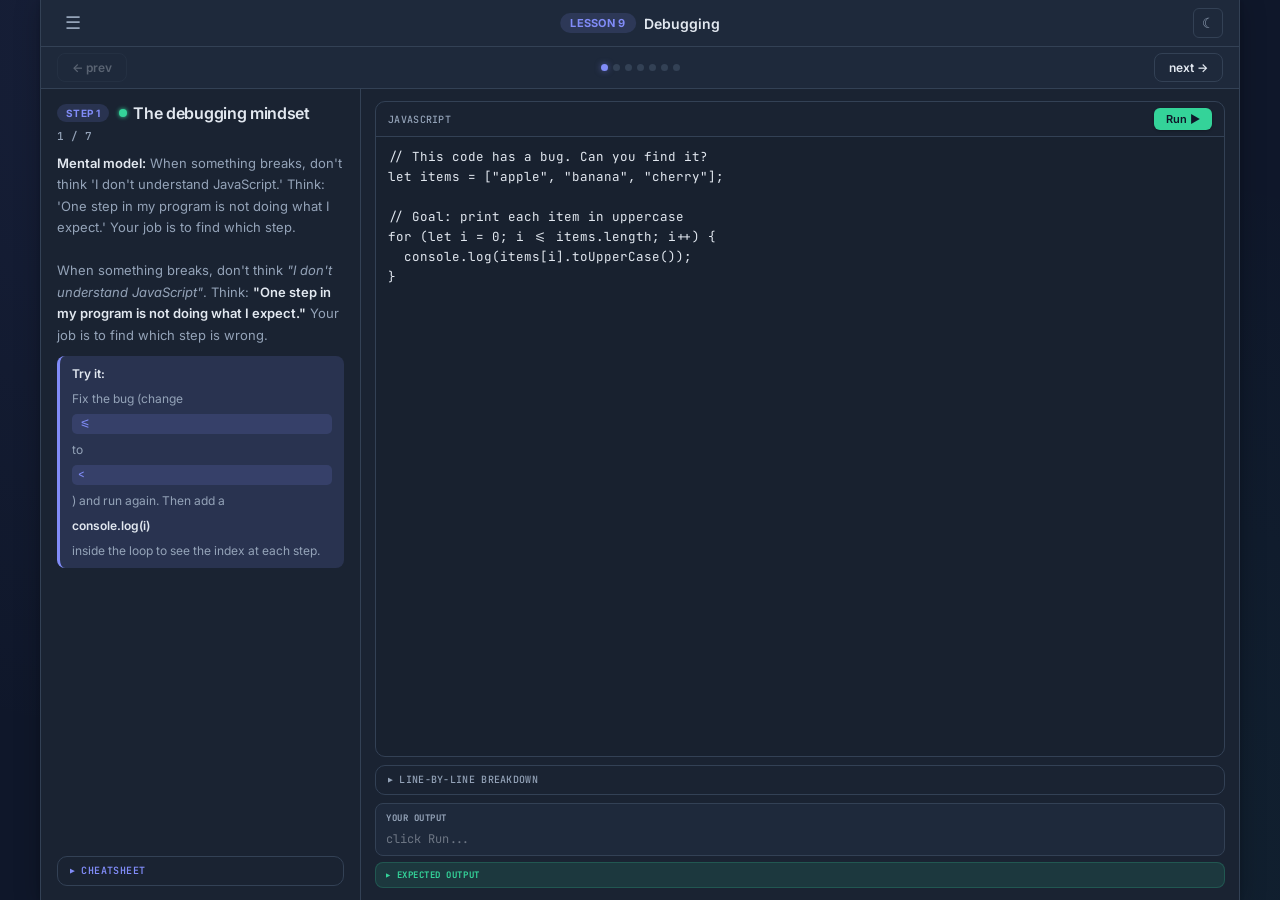
<file: 09-debugging.html>
<!DOCTYPE html>
<html lang="en">
<head>
<meta charset="UTF-8" />
<meta name="viewport" content="width=device-width, initial-scale=1.0" />
<title>Lesson 9 — Debugging</title>
<link rel="preconnect" href="https://fonts.googleapis.com">
<link href="https://fonts.googleapis.com/css2?family=Inter:wght@400;500;600;700&family=JetBrains+Mono:wght@400;500&display=swap" rel="stylesheet">
<link rel="stylesheet" href="theme.css" />
</head>
<body>
<div></div>
<script>
window.LESSON_INFO = { num: "Lesson 9", name: "Debugging", prev: "08-bootstrap.html", next: null };
window.SLIDES = [
  {
    title: "[MUST KNOW] The debugging mindset",
    concept: "<strong>Mental model:</strong> When something breaks, don't think 'I don't understand JavaScript.' Think: 'One step in my program is not doing what I expect.' Your job is to find which step.<br><br>When something breaks, don't think <em>\"I don't understand JavaScript\"</em>. Think: <strong>\"One step in my program is not doing what I expect.\"</strong> Your job is to find which step is wrong.",
    code: `// This code has a bug. Can you find it?\nlet items = ["apple", "banana", "cherry"];\n\n// Goal: print each item in uppercase\nfor (let i = 0; i <= items.length; i++) {\n  console.log(items[i].toUpperCase());\n}`,
    lines: [
      ["i <= items.length", "BUG: should be < not <= (off by one)"],
      ["items[3]", "undefined — there is no index 3 in a 3-item array"],
      [".toUpperCase()", "crashes when called on undefined"],
      ["fix: i < items.length", "loop stops before going out of bounds"]
    ],
    expected: ["APPLE", "BANANA", "CHERRY", "Error: Cannot read properties of undefined"],
    tryit: "Fix the bug (change <span class='cr'>&lt;=</span> to <span class='cr'>&lt;</span>) and run again. Then add a <strong>console.log(i)</strong> inside the loop to see the index at each step."
  },
  {
    title: "[MUST KNOW] Step 1 — Did the code run?",
    concept: "The first thing to check. If you don't see your console.log, the code never executed — check your script connection or event listener.<br><br>The first thing to check: <strong>did the code even execute?</strong> Add a <span class='cr'>console.log</span> at the top. If you don't see it, the code never ran — check your script connection or event listener.",
    code: `// Scenario: button click handler doesn't seem to work\n\nfunction handleClick() {\n  console.log("1. Handler called"); // Step 1: did it run?\n  \n  let value = "test";\n  console.log("2. Value:", value);   // Step 2: what value?\n  \n  // ... rest of logic\n  console.log("3. Done");            // Step 3: did it finish?\n}\n\n// Simulate calling it\nhandleClick();\n\n// If you DON'T see "1. Handler called",\n// the function never ran. Check your addEventListener.`,
    lines: [
      ["console.log(\"1. Handler called\")", "first checkpoint — confirms code is running"],
      ["console.log(\"2. Value:\", value)", "second checkpoint — shows you the data"],
      ["console.log(\"3. Done\")", "third checkpoint — confirms it finished without errors"],
      ["if missing", "no output = code never ran, check event/script link"]
    ],
    expected: ["1. Handler called", "2. Value: test", "3. Done"],
    tryit: "Comment out the handleClick() call at the bottom. Run it. Notice: no output. That's what happens when code doesn't run."
  },
  {
    title: "[MUST KNOW] Step 2 — What values do I have?",
    concept: "If the code runs but gives wrong results, log your variables. The bug is usually a value that isn't what you expected.<br><br>If the code runs but produces wrong results, <strong>log your variables</strong>. The bug is usually a value that isn't what you expected.",
    code: `// Bug: total should be 60 but it's NaN\nlet prices = [10, 20, "thirty"];\nlet total = 0;\n\nfor (let price of prices) {\n  console.log("Adding:", price, "| type:", typeof price);\n  total += price;\n  console.log("Running total:", total);\n}\n\nconsole.log("Final total:", total);`,
    lines: [
      ["typeof price", "reveals that \"thirty\" is a string, not a number"],
      ["total += price", "adding a string to a number produces NaN"],
      ["log each step", "you can see exactly where it goes wrong"],
      ["fix", "validate/convert data before using it"]
    ],
    expected: ["Adding: 10 | type: number", "Running total: 10", "Adding: 20 | type: number", "Running total: 30", "Adding: thirty | type: string", "Running total: 30thirty", "Final total: 30thirty"],
    tryit: "Fix the bug: add a check <span class='cr'>if (typeof price === \"number\")</span> before adding. Or convert with <span class='cr'>Number(price)</span>."
  },
  {
    title: "[MUST KNOW] Step 3 — Where does it break?",
    concept: "Add logs between each step. The bug is between the last log you see and the first one you don't.<br><br>Add logs <strong>between each step</strong> of your code. The bug is between the last log you see and the first one you don't.",
    code: `// Bug: we expect 3 results but get 0\nlet users = [\n  { name: "Alice", age: 23 },\n  { name: "Bob", age: 17 },\n  { name: "Carl", age: 30 }\n];\n\nconsole.log("Step 1: users loaded", users.length);\n\nlet adults = users.filter(u => {\n  console.log("  Checking:", u.name, "age:", u.age, ">=18?", u.age >= 18);\n  return u.age > 18;  // BUG: should be >= 18\n});\n\nconsole.log("Step 2: adults found:", adults.length);\nconsole.log("Step 3: names:", adults.map(u => u.name));`,
    lines: [
      ["Step 1", "confirms data is loaded correctly"],
      ["Checking: Alice age: 23", "you can see the condition being evaluated"],
      [">= 18 vs > 18", "Alice (23) passes both, but what about exactly 18?"],
      ["Step 2 + Step 3", "confirms the filter result"]
    ],
    expected: ["Step 1: users loaded 3", "  Checking: Alice age: 23 >=18? true", "  Checking: Bob age: 17 >=18? false", "  Checking: Carl age: 30 >=18? true", "Step 2: adults found: 2", "Step 3: names: [\"Alice\",\"Carl\"]"],
    tryit: "Change Bob's age to 18. Notice he's excluded with <span class='cr'>&gt; 18</span> but included with <span class='cr'>&gt;= 18</span>. The log makes this obvious."
  },
  {
    title: "[MUST KNOW] Common bugs and fixes",
    concept: "Most beginner bugs fall into a few categories. Learn to recognize the error message patterns and you'll fix them in seconds.<br><br>Most beginner bugs fall into a few categories. Learn to recognize the <strong>error message patterns</strong> and you'll fix them in seconds.",
    code: `// Bug 1: "Cannot read properties of null"\nlet btn = null; // simulates querySelector not finding element\ntry {\n  btn.addEventListener("click", () => {});\n} catch(e) {\n  console.log("Bug 1:", e.message);\n  console.log("Fix: check your selector — element not found\\n");\n}\n\n// Bug 2: "is not a function"\nlet data = { name: "Alice" };\ntry {\n  data.toUppercase();\n} catch(e) {\n  console.log("Bug 2:", e.message);\n  console.log("Fix: check spelling — it's toUpperCase()\\n");\n}\n\n// Bug 3: "is not defined"\ntry {\n  console.log(userName);\n} catch(e) {\n  console.log("Bug 3:", e.message);\n  console.log("Fix: variable doesn't exist — typo or wrong scope");\n}`,
    lines: [
      ["Cannot read properties of null", "querySelector returned null — wrong ID/selector"],
      ["is not a function", "method name is misspelled or doesn't exist"],
      ["is not defined", "variable was never created — typo or scope issue"],
      ["try/catch", "wrapping in try/catch lets you see the error without crashing"]
    ],
    expected: ["Bug 1: Cannot read properties of null (reading 'addEventListener')", "Fix: check your selector — element not found", "", "Bug 2: data.toUppercase is not a function", "Fix: check spelling — it's toUpperCase()", "", "Bug 3: userName is not defined", "Fix: variable doesn't exist — typo or wrong scope"],
    tryit: "For each bug, write the <strong>fixed version</strong> and verify it works."
  },
  {
    title: "[MUST KNOW] Trace the Event-Logic-UI flow",
    concept: "Every app bug is in one of three places: the event didn't fire, the logic is wrong, or the UI didn't update.<br><br>Every app bug is in one of three places: <strong>the event didn't fire</strong>, <strong>the logic is wrong</strong>, or <strong>the UI didn't update</strong>. Add a log at each stage to find which one broke.",
    code: `// Simulated app with a bug\nlet state = { count: 0 };\nlet ui = { text: "" };\n\nfunction onClick() {\n  console.log("[EVENT] click fired");\n  \n  state.count++;\n  console.log("[LOGIC] count is now:", state.count);\n  \n  // BUG: updating wrong property\n  ui.label = "Count: " + state.count;  // should be ui.text\n  console.log("[UI] ui.text is:", ui.text);\n  console.log("[UI] ui.label is:", ui.label);\n}\n\nonClick();\nonClick();\n\nconsole.log("\\nFinal state:", state.count);\nconsole.log("Final UI text:", ui.text || "(empty — bug!)");\nconsole.log("Final UI label:", ui.label);`,
    lines: [
      ["[EVENT]", "confirms the handler ran"],
      ["[LOGIC]", "confirms the data updated correctly"],
      ["[UI]", "reveals the bug — wrong property name"],
      ["ui.text is empty", "the display property was never set — that's the bug"]
    ],
    expected: ["[EVENT] click fired", "[LOGIC] count is now: 1", "[UI] ui.text is: ", "[UI] ui.label is: Count: 1", "[EVENT] click fired", "[LOGIC] count is now: 2", "[UI] ui.text is: ", "[UI] ui.label is: Count: 2", "", "Final state: 2", "Final UI text: (empty — bug!)", "Final UI label: Count: 2"],
    tryit: "Fix the bug (change <span class='cr'>ui.label</span> to <span class='cr'>ui.text</span>). Then verify all three checkpoints show correct values."
  },
  {
    title: "[MUST KNOW] The golden rule + checklist",
    concept: "<strong>The golden rule:</strong> If you don't know what your code is doing, add a console.log.<br><br><strong>Debugging checklist:</strong><ol style='margin:6px 0 0 16px;font-size:13px'><li>Check console for errors</li><li>Add console.log before and after code</li><li>Check if element exists</li><li>Check if event is firing</li><li>Simplify the problem</li></ol><br>Debugging is not failure — it's the process of understanding your program.",
    code: `// The debugging checklist:\nlet checklist = [\n  "1. Did the code run? (add console.log at top)",\n  "2. What values do I have? (log variables)",\n  "3. Where does it break? (log between steps)",\n  "4. What does the error say? (read the message)",\n  "5. Did I save the file? (Cmd+S / Ctrl+S)",\n  "6. Did I refresh? (or is Live Server running?)",\n  "7. Am I looking at the Console tab?"\n];\n\nconsole.log("DEBUGGING CHECKLIST");\nconsole.log("===================");\nchecklist.forEach(item => console.log(item));\n\nconsole.log("\\nCommon quick fixes:");\nconsole.log("- Typo in variable/function name");\nconsole.log("- Forgot 'await' before fetch");\nconsole.log("- Wrong selector (#id vs .class)");\nconsole.log("- Script loaded before HTML (move to bottom)");\nconsole.log("- Off-by-one in loop (< vs <=)");`,
    lines: [
      ["did the code run", "first thing to verify — always"],
      ["what values", "log everything you're unsure about"],
      ["where does it break", "narrow down to the exact line"],
      ["read the error message", "it usually tells you exactly what's wrong"]
    ],
    expected: ["DEBUGGING CHECKLIST", "===================", "1. Did the code run? (add console.log at top)", "2. What values do I have? (log variables)", "3. Where does it break? (log between steps)", "4. What does the error say? (read the message)", "5. Did I save the file? (Cmd+S / Ctrl+S)", "6. Did I refresh? (or is Live Server running?)", "7. Am I looking at the Console tab?", "", "Common quick fixes:", "- Typo in variable/function name", "- Forgot 'await' before fetch", "- Wrong selector (#id vs .class)", "- Script loaded before HTML (move to bottom)", "- Off-by-one in loop (< vs <=)"],
    tryit: "Write a small program with an intentional bug. Then use the checklist to find and fix it systematically."
  }
];
</script>
<script src="engine.js"></script>
</body>
</html>
</file>
<file: theme.css>
:root {
  --color-text-primary: #e2e8f0;
  --color-text-secondary: #94a3b8;
  --color-background-primary: #0f172a;
  --color-background-secondary: #1e293b;
  --color-background-card: #1a2332;
  --color-border-secondary: #334155;
  --color-border-tertiary: #1e293b;
  --color-accent: #818cf8;
  --color-accent-dim: rgba(129,140,248,0.15);
  --color-green: #34d399;
  --color-green-dim: rgba(52,211,153,0.12);
  --color-red: #f87171;
  --color-red-dim: rgba(248,113,113,0.12);
  --color-amber: #fbbf24;
  --font-mono: "JetBrains Mono", "Fira Code", "Cascadia Code", monospace;
  --font-sans: "Inter", -apple-system, system-ui, sans-serif;
  --border-radius-md: 10px;
  --border-radius-lg: 14px;
  --shadow-card: 0 4px 24px rgba(0,0,0,0.25), 0 1px 4px rgba(0,0,0,0.15);
  --shadow-btn: 0 1px 3px rgba(0,0,0,0.3);
}

[data-theme="light"] {
  --color-text-primary: #1e293b;
  --color-text-secondary: #64748b;
  --color-background-primary: #f1f5f9;
  --color-background-secondary: #e2e8f0;
  --color-background-card: #ffffff;
  --color-border-secondary: #cbd5e1;
  --color-border-tertiary: #e2e8f0;
  --color-accent: #6366f1;
  --color-accent-dim: rgba(99,102,241,0.1);
  --color-green: #059669;
  --color-green-dim: rgba(5,150,105,0.1);
  --color-red: #dc2626;
  --color-red-dim: rgba(220,38,38,0.08);
  --color-amber: #d97706;
  --shadow-card: 0 4px 24px rgba(0,0,0,0.08), 0 1px 4px rgba(0,0,0,0.05);
  --shadow-btn: 0 1px 3px rgba(0,0,0,0.1);
}

[data-theme="light"] body {
  background-image:
    radial-gradient(ellipse at 20% 0%, rgba(99,102,241,0.06) 0%, transparent 60%),
    radial-gradient(ellipse at 80% 100%, rgba(5,150,105,0.04) 0%, transparent 60%);
}

[data-theme="light"] textarea.code { background: rgba(0,0,0,0.04); }
[data-theme="light"] textarea.code::selection { background: rgba(99,102,241,0.2); }
[data-theme="light"] .run-btn { color: #fff; }
[data-theme="light"] .run-btn:hover { background: #047857; }
[data-theme="light"] .dom-canvas { background: #f8fafc; border-color: #6366f1; box-shadow: 0 0 20px rgba(99,102,241,0.06), inset 0 0 30px rgba(99,102,241,0.02); }
[data-theme="light"] .dom-canvas::before { background: #f8fafc; color: #6366f1; }
[data-theme="light"] .dom-canvas button { border-color: #6366f1; background: rgba(99,102,241,0.08); }
[data-theme="light"] .dom-canvas button:hover { background: rgba(99,102,241,0.18); }
[data-theme="light"] .dom-canvas input:focus { border-color: #6366f1; }

.theme-toggle {
  background: none;
  border: 1px solid var(--color-border-secondary);
  color: var(--color-text-secondary);
  cursor: pointer;
  width: 30px;
  height: 30px;
  border-radius: 6px;
  display: flex;
  align-items: center;
  justify-content: center;
  font-size: 14px;
  transition: background 0.15s, color 0.15s;
}
.theme-toggle:hover { background: var(--color-accent-dim); color: var(--color-accent); }

* { box-sizing: border-box; margin: 0; padding: 0 }
html, body { height: 100%; }
html { font-size: 15px }

body {
  font-family: var(--font-sans);
  background: var(--color-background-primary);
  color: var(--color-text-primary);
  display: flex;
  justify-content: center;
  padding: 0;
  background-image:
    radial-gradient(ellipse at 20% 0%, rgba(129,140,248,0.08) 0%, transparent 60%),
    radial-gradient(ellipse at 80% 100%, rgba(52,211,153,0.06) 0%, transparent 60%);
}

body > div {
  width: 100%;
  max-width: 1200px;
  background: var(--color-background-card);
  border-left: 1px solid var(--color-border-secondary);
  border-right: 1px solid var(--color-border-secondary);
  box-shadow: var(--shadow-card);
  display: flex;
  flex-direction: column;
  height: 100vh;
  overflow: hidden;
}

/* Full width when DOM canvas is present */
body > div.has-canvas {
  max-width: 100%;
}

/* ─── Header bar ─── */
.lesson-bar {
  display: flex;
  align-items: center;
  justify-content: space-between;
  padding: 8px 16px;
  border-bottom: 1px solid var(--color-border-secondary);
  background: var(--color-background-secondary);
  flex-shrink: 0;
}

.home-btn {
  color: var(--color-text-secondary);
  text-decoration: none;
  font-size: 18px;
  padding: 2px 8px;
  border-radius: 6px;
  border: none;
  background: none;
  cursor: pointer;
  transition: background 0.15s;
}

.home-btn:hover { background: var(--color-accent-dim); color: var(--color-accent); }

/* ─── Menu dropdown ─── */
.menu-wrapper { position: relative; }

.menu-dropdown {
  display: none;
  position: absolute;
  top: 100%;
  left: 0;
  margin-top: 6px;
  background: var(--color-background-secondary);
  border: 1px solid var(--color-border-secondary);
  border-radius: var(--border-radius-md);
  box-shadow: 0 8px 32px rgba(0,0,0,0.4);
  min-width: 220px;
  z-index: 100;
  padding: 4px 0;
  max-height: 80vh;
  overflow-y: auto;
}

.menu-dropdown.open { display: block; }

.menu-item {
  display: block;
  padding: 7px 14px;
  font-size: 13px;
  font-weight: 500;
  color: var(--color-text-primary);
  text-decoration: none;
  transition: background 0.1s;
}

.menu-item:hover { background: var(--color-accent-dim); }
.menu-item.active { color: var(--color-accent); background: var(--color-accent-dim); }

.menu-item.menu-home {
  font-weight: 700;
  color: var(--color-accent);
}

.menu-divider {
  height: 1px;
  background: var(--color-border-secondary);
  margin: 4px 0;
}

/* ─── Centered lesson title ─── */
.lesson-bar {
  position: relative;
}

.lesson-bar-title {
  display: flex;
  align-items: center;
  gap: 8px;
  position: absolute;
  left: 50%;
  transform: translateX(-50%);
}

.lesson-bar .lesson-num {
  font-size: 11px;
  font-weight: 700;
  padding: 3px 10px;
  background: var(--color-accent-dim);
  border-radius: 20px;
  color: var(--color-accent);
  letter-spacing: 0.03em;
  text-transform: uppercase;
}

.lesson-bar .lesson-name {
  font-size: 14px;
  font-weight: 600;
  color: var(--color-text-primary);
}

/* ─── Main area (fills between header and nav) ─── */
.main-area {
  flex: 1;
  display: flex;
  min-height: 0;
  overflow: hidden;
}

/* ─── DOM Canvas as side pane ─── */
.canvas-pane {
  width: 40%;
  min-width: 280px;
  padding: 14px;
  border-left: 1px solid var(--color-border-secondary);
  background: rgba(0,0,0,0.1);
  overflow-y: auto;
  flex-shrink: 0;
}

/* ─── Split pane layout ─── */
.split-pane {
  display: flex;
  flex: 1;
  min-height: 0;
  overflow: hidden;
}

.pane-left {
  width: 320px;
  min-width: 260px;
  padding: 14px 16px;
  overflow-y: auto;
  display: flex;
  flex-direction: column;
  gap: 10px;
  border-right: 1px solid var(--color-border-secondary);
  flex-shrink: 0;
}

.pane-section { display: flex; flex-direction: column; gap: 6px; }

.pane-right {
  flex: 1;
  min-width: 0;
  padding: 12px 14px;
  overflow-y: auto;
  display: flex;
  flex-direction: column;
  gap: 8px;
}

@media(max-width: 768px) {
  .main-area { flex-direction: column; }
  .canvas-pane { width: 100%; min-width: 0; border-left: none; border-top: 1px solid var(--color-border-secondary); }
  .split-pane { flex-direction: column; }
  .pane-left { width: 100%; min-width: 0; border-right: none; border-bottom: 1px solid var(--color-border-secondary); }
}

/* ─── Slide header ─── */
.slide-header { display: flex; align-items: center; gap: 10px }

.step-badge {
  font-size: 10px;
  font-weight: 700;
  padding: 3px 9px;
  background: var(--color-accent-dim);
  border-radius: 20px;
  color: var(--color-accent);
  letter-spacing: 0.04em;
  text-transform: uppercase;
  flex-shrink: 0;
}

/* ─── Priority dots ─── */
.priority-dot {
  display: inline-block;
  width: 8px;
  height: 8px;
  border-radius: 50%;
  flex-shrink: 0;
  cursor: help;
  box-shadow: 0 0 4px currentColor;
}

.priority-dot.must-know { background: var(--color-green); color: var(--color-green); }
.priority-dot.good-to-know { background: var(--color-amber); color: var(--color-amber); }
.priority-dot.advanced { background: var(--color-accent); color: var(--color-accent); }
.priority-dot.optional { background: var(--color-text-secondary); color: var(--color-text-secondary); }

.slide-title {
  font-size: 16px;
  font-weight: 600;
  color: var(--color-text-primary);
  flex: 1;
  letter-spacing: -0.02em;
  display: flex;
  align-items: center;
  gap: 6px;
}

.progress {
  font-size: 11px;
  color: var(--color-text-secondary);
  font-family: var(--font-mono);
  font-weight: 500;
  flex-shrink: 0;
}

.concept { font-size: 13px; line-height: 1.65; color: var(--color-text-secondary) }
.concept strong { color: var(--color-text-primary); font-weight: 600 }
.concept ul, .concept ol { margin: 4px 0 4px 16px; padding: 0; font-size: 12px; }
.concept li { margin-bottom: 1px; }

.cr {
  background: var(--color-accent-dim);
  border-radius: 5px;
  padding: 1px 6px;
  font-family: var(--font-mono);
  font-size: 11px;
  color: var(--color-accent);
  font-weight: 500;
}

/* ─── Editor panel ─── */
.panel {
  background: var(--color-background-secondary);
  border: 1px solid var(--color-border-secondary);
  border-radius: var(--border-radius-md);
  overflow: hidden;
  display: flex;
  flex-direction: column;
}

.editor-panel { flex: 1; min-height: 0; }

.panel-head {
  display: flex;
  align-items: center;
  justify-content: space-between;
  padding: 6px 12px;
  border-bottom: 1px solid var(--color-border-secondary);
  background: rgba(0,0,0,0.15);
}

.panel-label {
  font-size: 10px;
  font-family: var(--font-mono);
  color: var(--color-text-secondary);
  font-weight: 500;
  letter-spacing: 0.03em;
  text-transform: uppercase;
}

.run-btn {
  font-size: 11px;
  font-weight: 600;
  font-family: var(--font-sans);
  padding: 4px 12px;
  border-radius: 6px;
  background: var(--color-green);
  border: none;
  color: #0f172a;
  cursor: pointer;
  box-shadow: var(--shadow-btn);
  transition: background 0.15s, transform 0.1s;
}

.run-btn:hover { background: #6ee7b7 }
.run-btn:active { transform: scale(0.96) }

textarea.code {
  width: 100%;
  font-family: var(--font-mono);
  font-size: 12.5px;
  line-height: 1.6;
  padding: 10px 12px;
  background: rgba(0,0,0,0.2);
  border: none;
  color: var(--color-text-primary);
  resize: none;
  flex: 1;
  min-height: 0;
  outline: none;
  tab-size: 2;
}

textarea.code::selection { background: rgba(129,140,248,0.3) }

/* ─── Result area ─── */
.result-area {
  display: flex;
  flex-direction: column;
  gap: 6px;
  margin-top: auto;
  flex-shrink: 0;
}

.result-col {
  border-radius: 8px;
  padding: 8px 10px;
  min-height: 32px;
}

.result-col.actual { background: var(--color-background-secondary); border: 1px solid var(--color-border-secondary); }
.result-col.expected-col { background: var(--color-green-dim); border: none; border-radius: 0 0 8px 8px; padding: 8px 10px; }

.result-col .result-label {
  font-size: 9px;
  font-weight: 700;
  letter-spacing: 0.06em;
  text-transform: uppercase;
  margin-bottom: 4px;
  font-family: var(--font-mono);
}

.result-col.actual .result-label { color: var(--color-text-secondary); }

.result-scroll {
  max-height: 140px;
  overflow-y: auto;
  scrollbar-width: thin;
  scrollbar-color: var(--color-border-secondary) transparent;
}

.result-scroll::-webkit-scrollbar { width: 5px; }
.result-scroll::-webkit-scrollbar-track { background: transparent; }
.result-scroll::-webkit-scrollbar-thumb { background: var(--color-border-secondary); border-radius: 3px; }

.result-line {
  font-size: 12px;
  font-family: var(--font-mono);
  padding: 1px 0;
  white-space: pre-wrap;
  word-break: break-all;
}

.result-line.match { color: var(--color-green); }
.result-line.mismatch { color: var(--color-red); }
.result-line.neutral { color: var(--color-text-primary); }
.result-line.expected-text { color: var(--color-green); opacity: 0.85; }

.result-badge {
  display: inline-block;
  font-size: 10px;
  font-weight: 700;
  padding: 2px 8px;
  border-radius: 4px;
  letter-spacing: 0.04em;
  text-transform: uppercase;
  margin-left: 8px;
  font-family: var(--font-mono);
}

.result-badge.pass { background: var(--color-green-dim); color: var(--color-green); }
.result-badge.fail { background: var(--color-red-dim); color: var(--color-red); }

/* ─── Expected output (collapsible, hidden by default) ─── */
.expected-toggle {
  border: 1px solid rgba(52,211,153,0.2);
  border-radius: 8px;
  overflow: hidden;
  background: var(--color-green-dim);
}

.expected-summary {
  padding: 6px 10px;
  font-size: 9px;
  font-family: var(--font-mono);
  font-weight: 700;
  color: var(--color-green);
  letter-spacing: 0.06em;
  text-transform: uppercase;
  cursor: pointer;
  list-style: none;
  display: flex;
  align-items: center;
  gap: 6px;
  user-select: none;
}

.expected-summary::before {
  content: "\25B6";
  font-size: 7px;
  transition: transform 0.2s;
  display: inline-block;
}

.expected-toggle[open] .expected-summary::before {
  transform: rotate(90deg);
}

/* ─── Annotations (collapsible, under editor) ─── */
.explain-toggle {
  border: 1px solid var(--color-border-secondary);
  border-radius: var(--border-radius-md);
  overflow: hidden;
  background: var(--color-background-secondary);
  flex-shrink: 0;
}

.explain-toggle summary {
  padding: 7px 12px;
  font-size: 10px;
  font-family: var(--font-mono);
  font-weight: 500;
  color: var(--color-text-secondary);
  letter-spacing: 0.03em;
  text-transform: uppercase;
  cursor: pointer;
  background: rgba(0,0,0,0.15);
  border-bottom: 1px solid transparent;
  list-style: none;
  display: flex;
  align-items: center;
  gap: 6px;
  user-select: none;
}

.explain-toggle summary::before {
  content: "\25B6";
  font-size: 8px;
  transition: transform 0.2s;
  display: inline-block;
}

.explain-toggle[open] summary::before {
  transform: rotate(90deg);
}

.explain-toggle[open] summary {
  border-bottom-color: var(--color-border-secondary);
}

.explain-box { padding: 8px 12px; display: flex; flex-direction: column; gap: 0 }

.explain-scroll {
  max-height: 160px;
  overflow-y: auto;
  scrollbar-width: thin;
  scrollbar-color: var(--color-border-secondary) transparent;
}

.explain-scroll::-webkit-scrollbar { width: 5px; }
.explain-scroll::-webkit-scrollbar-track { background: transparent; }
.explain-scroll::-webkit-scrollbar-thumb { background: var(--color-border-secondary); border-radius: 3px; }

.explain-row {
  display: flex;
  gap: 8px;
  align-items: flex-start;
  padding: 3px 0;
  border-bottom: 1px solid rgba(255,255,255,0.04);
}

.explain-row:last-child { border-bottom: none }

.explain-code {
  font-family: var(--font-mono);
  font-size: 11px;
  color: var(--color-accent);
  white-space: pre;
  min-width: 120px;
  padding: 2px 0;
  flex-shrink: 0;
  font-weight: 500;
}

.arrow { color: var(--color-text-secondary); font-size: 11px; padding-top: 2px; flex-shrink: 0; opacity: 0.4 }
.explain-desc { font-size: 11px; color: var(--color-text-secondary); line-height: 1.5; padding: 2px 0 }

/* ─── Try-it box ─── */
.try-it {
  font-size: 12px;
  line-height: 1.6;
  color: var(--color-text-secondary);
  padding: 8px 12px;
  background: var(--color-accent-dim);
  border-radius: 8px;
  border-left: 3px solid var(--color-accent);
}

.try-it strong { color: var(--color-text-primary); font-weight: 600 }

/* ─── Cheatsheet (in left pane) ─── */
.cheatsheet-details {
  border: 1px solid var(--color-border-secondary);
  border-radius: var(--border-radius-md);
  overflow: hidden;
  background: var(--color-background-secondary);
  margin-top: auto;
}

.cheatsheet-summary {
  padding: 7px 12px;
  font-size: 10px;
  font-family: var(--font-mono);
  font-weight: 600;
  color: var(--color-accent);
  letter-spacing: 0.04em;
  text-transform: uppercase;
  cursor: pointer;
  background: rgba(0,0,0,0.15);
  list-style: none;
  display: flex;
  align-items: center;
  gap: 6px;
  user-select: none;
  border-bottom: 1px solid transparent;
}

.cheatsheet-summary::before {
  content: "\25B6";
  font-size: 8px;
  transition: transform 0.2s;
  display: inline-block;
}

.cheatsheet-details[open] .cheatsheet-summary::before {
  transform: rotate(90deg);
}

.cheatsheet-details[open] .cheatsheet-summary {
  border-bottom-color: var(--color-border-secondary);
}

.cheatsheet-cols {
  display: flex;
  flex-direction: column;
  gap: 4px;
  padding: 8px 12px;
  max-height: 200px;
  overflow-y: auto;
  scrollbar-width: thin;
  scrollbar-color: var(--color-border-secondary) transparent;
}

.cheatsheet-col code {
  display: block;
  font-family: var(--font-mono);
  font-size: 10.5px;
  color: var(--color-text-primary);
  padding: 0;
  white-space: pre;
}

.cheatsheet-heading {
  font-size: 9px;
  font-weight: 700;
  color: var(--color-accent);
  text-transform: uppercase;
  letter-spacing: 0.04em;
  margin-top: 6px;
  margin-bottom: 1px;
}

.cheatsheet-col:first-child .cheatsheet-heading:first-child { margin-top: 0; }

/* ─── Navigation bar ─── */
.nav-bar {
  display: flex;
  align-items: center;
  justify-content: space-between;
  padding: 6px 16px;
  border-bottom: 1px solid var(--color-border-secondary);
  background: var(--color-background-secondary);
  flex-shrink: 0;
}

.nav-btn {
  font-size: 12px;
  font-weight: 600;
  font-family: var(--font-sans);
  padding: 6px 14px;
  border-radius: 8px;
  border: 1px solid var(--color-border-secondary);
  background: var(--color-background-secondary);
  color: var(--color-text-primary);
  cursor: pointer;
  transition: background 0.15s, border-color 0.15s;
}

.nav-btn:disabled { opacity: 0.3; cursor: not-allowed }
.nav-btn:not(:disabled):hover { background: var(--color-border-secondary); border-color: var(--color-accent) }

.dots { display: flex; gap: 5px }

.dot {
  width: 7px;
  height: 7px;
  border-radius: 50%;
  background: var(--color-border-secondary);
  cursor: pointer;
  transition: background 0.2s, transform 0.2s;
}

.dot:hover { transform: scale(1.3) }
.dot.active { background: var(--color-accent); box-shadow: 0 0 6px rgba(129,140,248,0.5) }

/* ─── DOM Canvas ─── */
.dom-canvas {
  border: 2px solid #38bdf8;
  border-radius: var(--border-radius-md);
  padding: 16px 14px 12px;
  min-height: 60px;
  background: #0c1929;
  position: relative;
  box-shadow:
    0 0 20px rgba(56,189,248,0.08),
    inset 0 0 30px rgba(56,189,248,0.03);
}

.dom-canvas::before {
  content: "WEBPAGE PREVIEW";
  position: absolute;
  top: 0;
  left: 12px;
  transform: translateY(-50%);
  background: #0c1929;
  padding: 0 8px;
  font-size: 9px;
  font-weight: 700;
  color: #38bdf8;
  letter-spacing: 0.08em;
  font-family: var(--font-mono);
}

.dom-canvas * { color: var(--color-text-primary); font-family: var(--font-sans); }
.dom-canvas h1, .dom-canvas h2, .dom-canvas h3 { margin-bottom: 6px; font-size: 15px; }
.dom-canvas p { margin-bottom: 4px; font-size: 13px; }

.dom-canvas button {
  padding: 5px 12px; border-radius: 6px; border: 1px solid #38bdf8;
  background: rgba(56,189,248,0.1); color: var(--color-text-primary);
  cursor: pointer; font-size: 12px; margin: 3px 4px 3px 0;
  transition: background 0.15s;
}

.dom-canvas button:hover { background: rgba(56,189,248,0.25); }

.dom-canvas input {
  padding: 5px 10px; border-radius: 6px; border: 1px solid var(--color-border-secondary);
  background: var(--color-background-secondary); color: var(--color-text-primary);
  font-size: 12px; margin: 3px 4px 3px 0; outline: none;
}

.dom-canvas input:focus { border-color: #38bdf8; }

.dom-canvas ul { padding-left: 18px; margin: 4px 0; }
.dom-canvas li { font-size: 12px; padding: 2px 0; }
.dom-canvas .highlight { color: var(--color-red) !important; font-weight: bold; }
.dom-canvas .done, .dom-canvas .completed { text-decoration: line-through; opacity: 0.45; }
.dom-canvas .task-row { display: flex; align-items: center; gap: 8px; padding: 3px 0; }
.dom-canvas .delete-btn {
  color: var(--color-red); cursor: pointer; border-color: var(--color-red);
  background: var(--color-red-dim); padding: 2px 8px; font-size: 10px;
}

/* ─── Index page ─── */
.index-grid {
  display: grid;
  grid-template-columns: 1fr 1fr;
  gap: 10px;
  padding: 18px 20px;
}

@media(max-width: 600px) { .index-grid { grid-template-columns: 1fr } }

.index-card {
  display: block;
  text-decoration: none;
  padding: 14px 16px;
  background: var(--color-background-secondary);
  border: 1px solid var(--color-border-secondary);
  border-radius: var(--border-radius-md);
  transition: border-color 0.2s, transform 0.15s;
}

.index-card:hover {
  border-color: var(--color-accent);
  transform: translateY(-2px);
}

.index-card .card-num {
  font-size: 10px;
  font-weight: 700;
  color: var(--color-accent);
  text-transform: uppercase;
  letter-spacing: 0.04em;
  margin-bottom: 3px;
}

.index-card .card-title {
  font-size: 14px;
  font-weight: 600;
  color: var(--color-text-primary);
  margin-bottom: 3px;
}

.index-card .card-desc {
  font-size: 12px;
  color: var(--color-text-secondary);
  line-height: 1.5;
}
</file>
